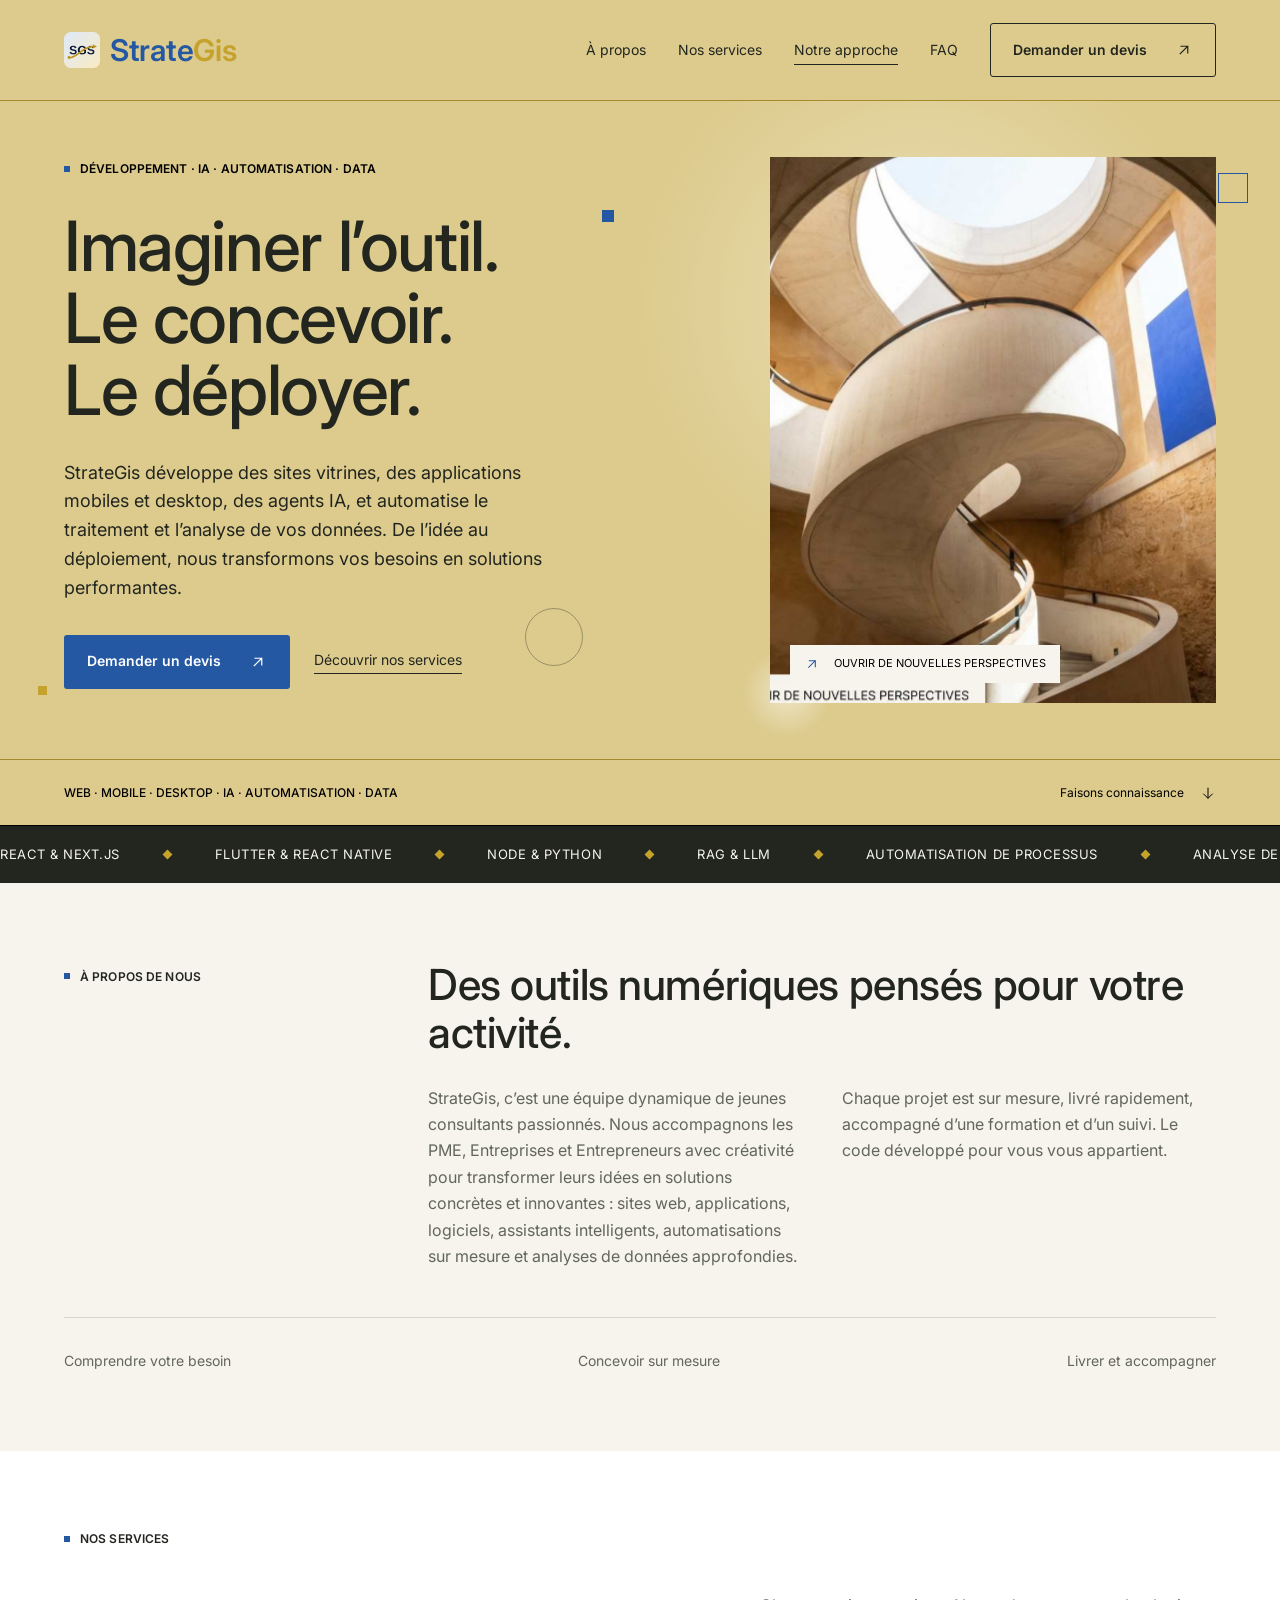
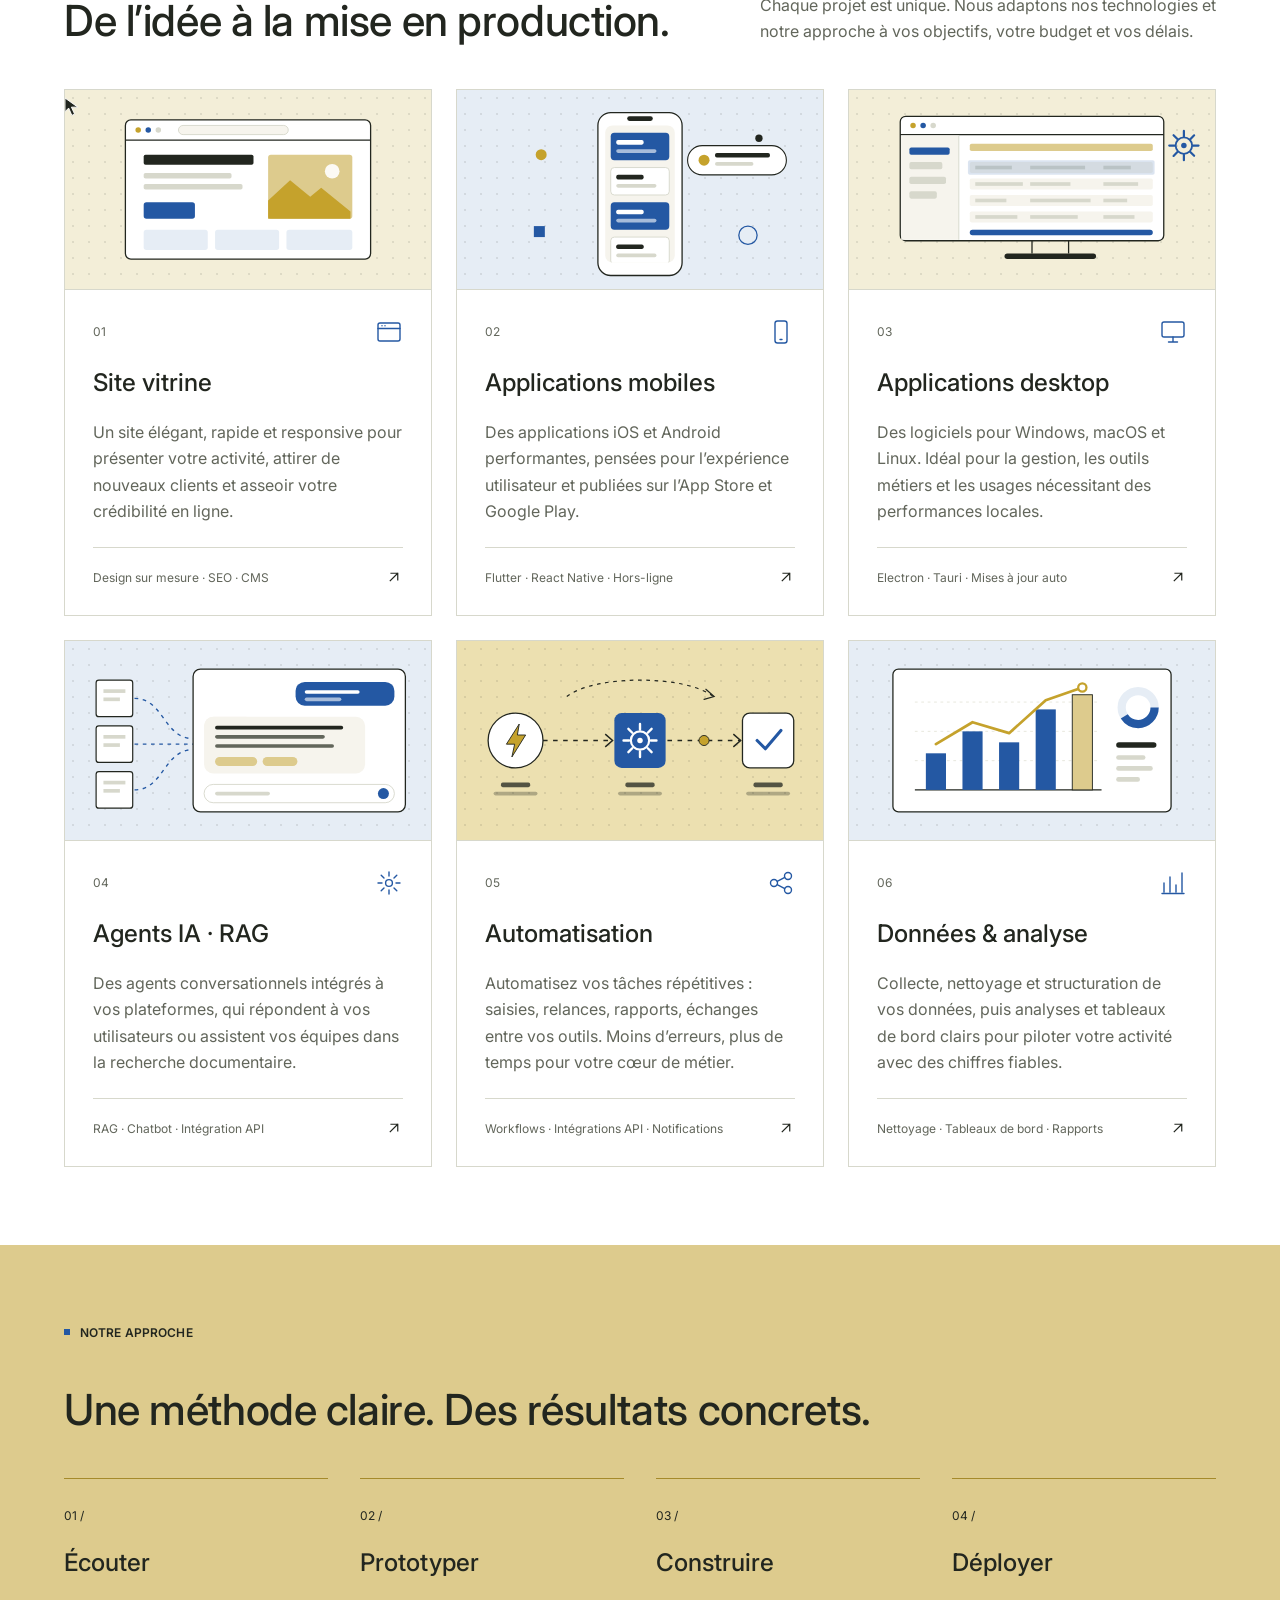
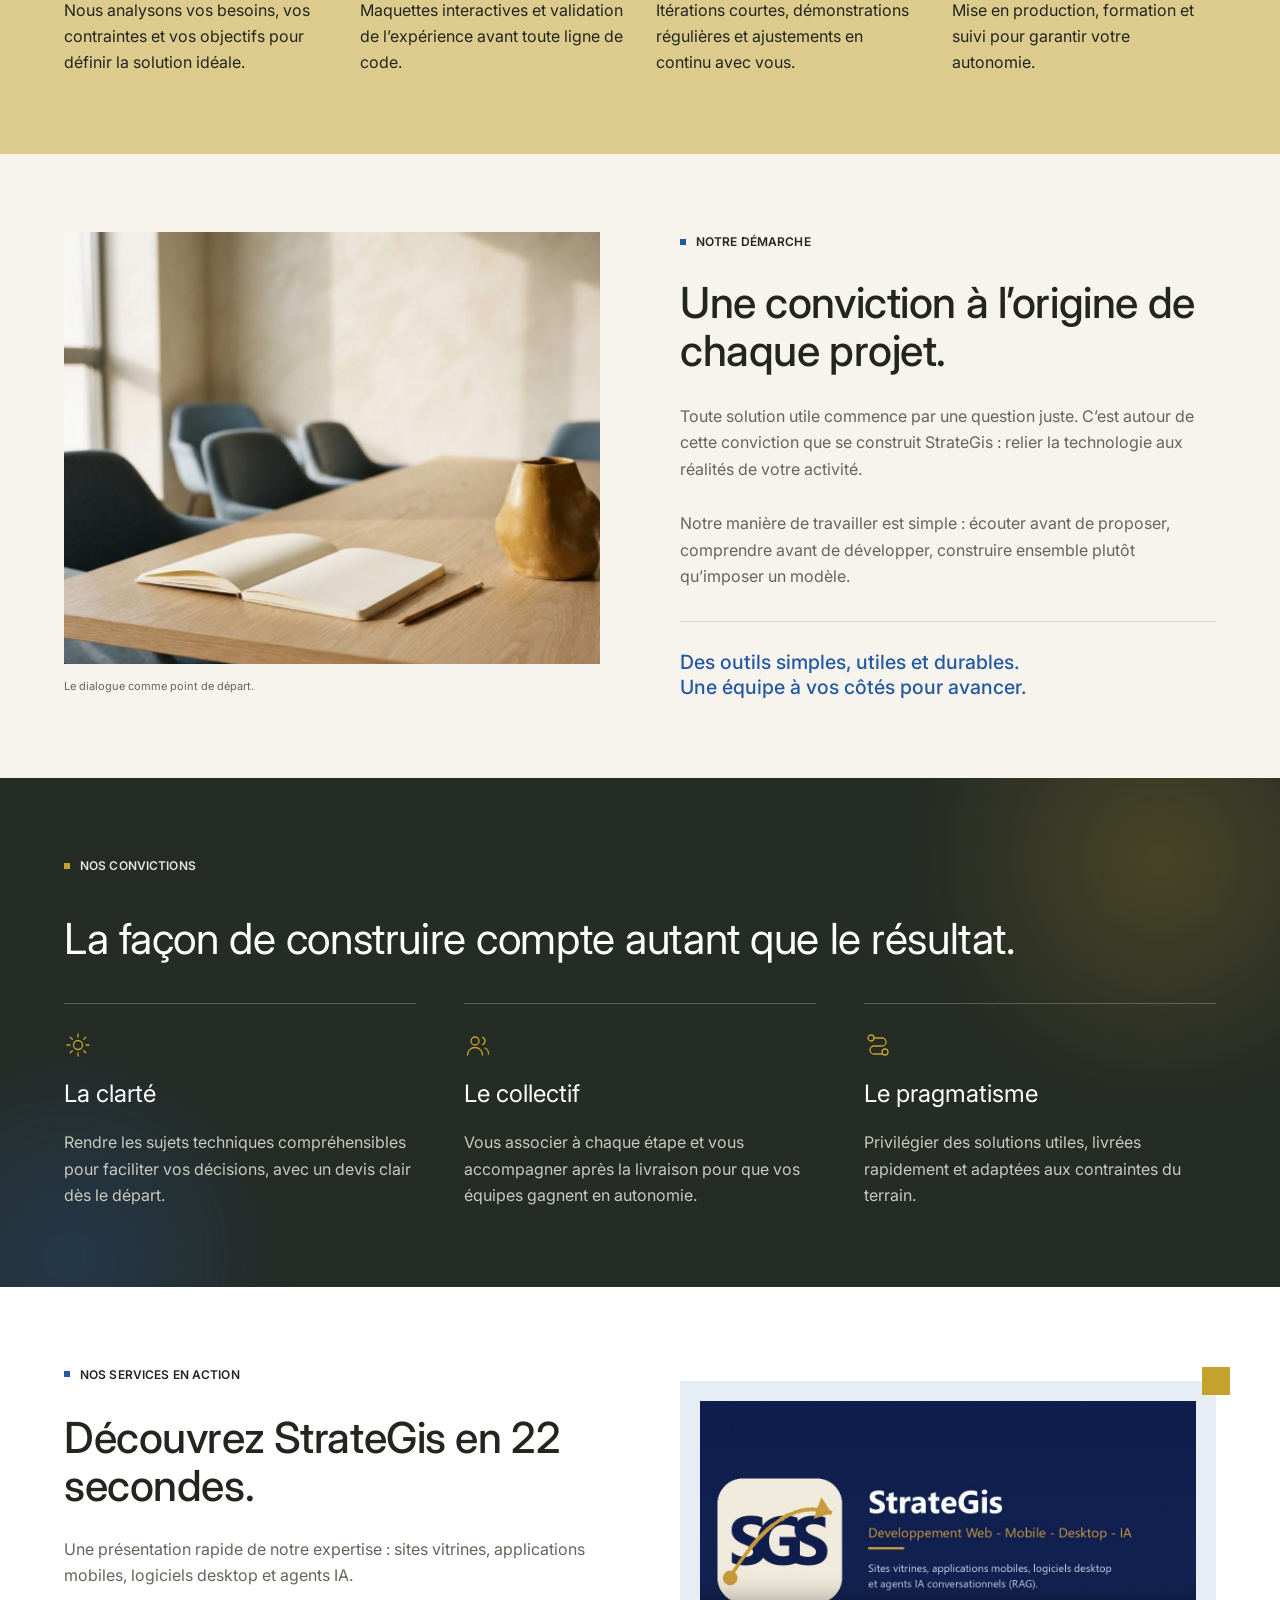
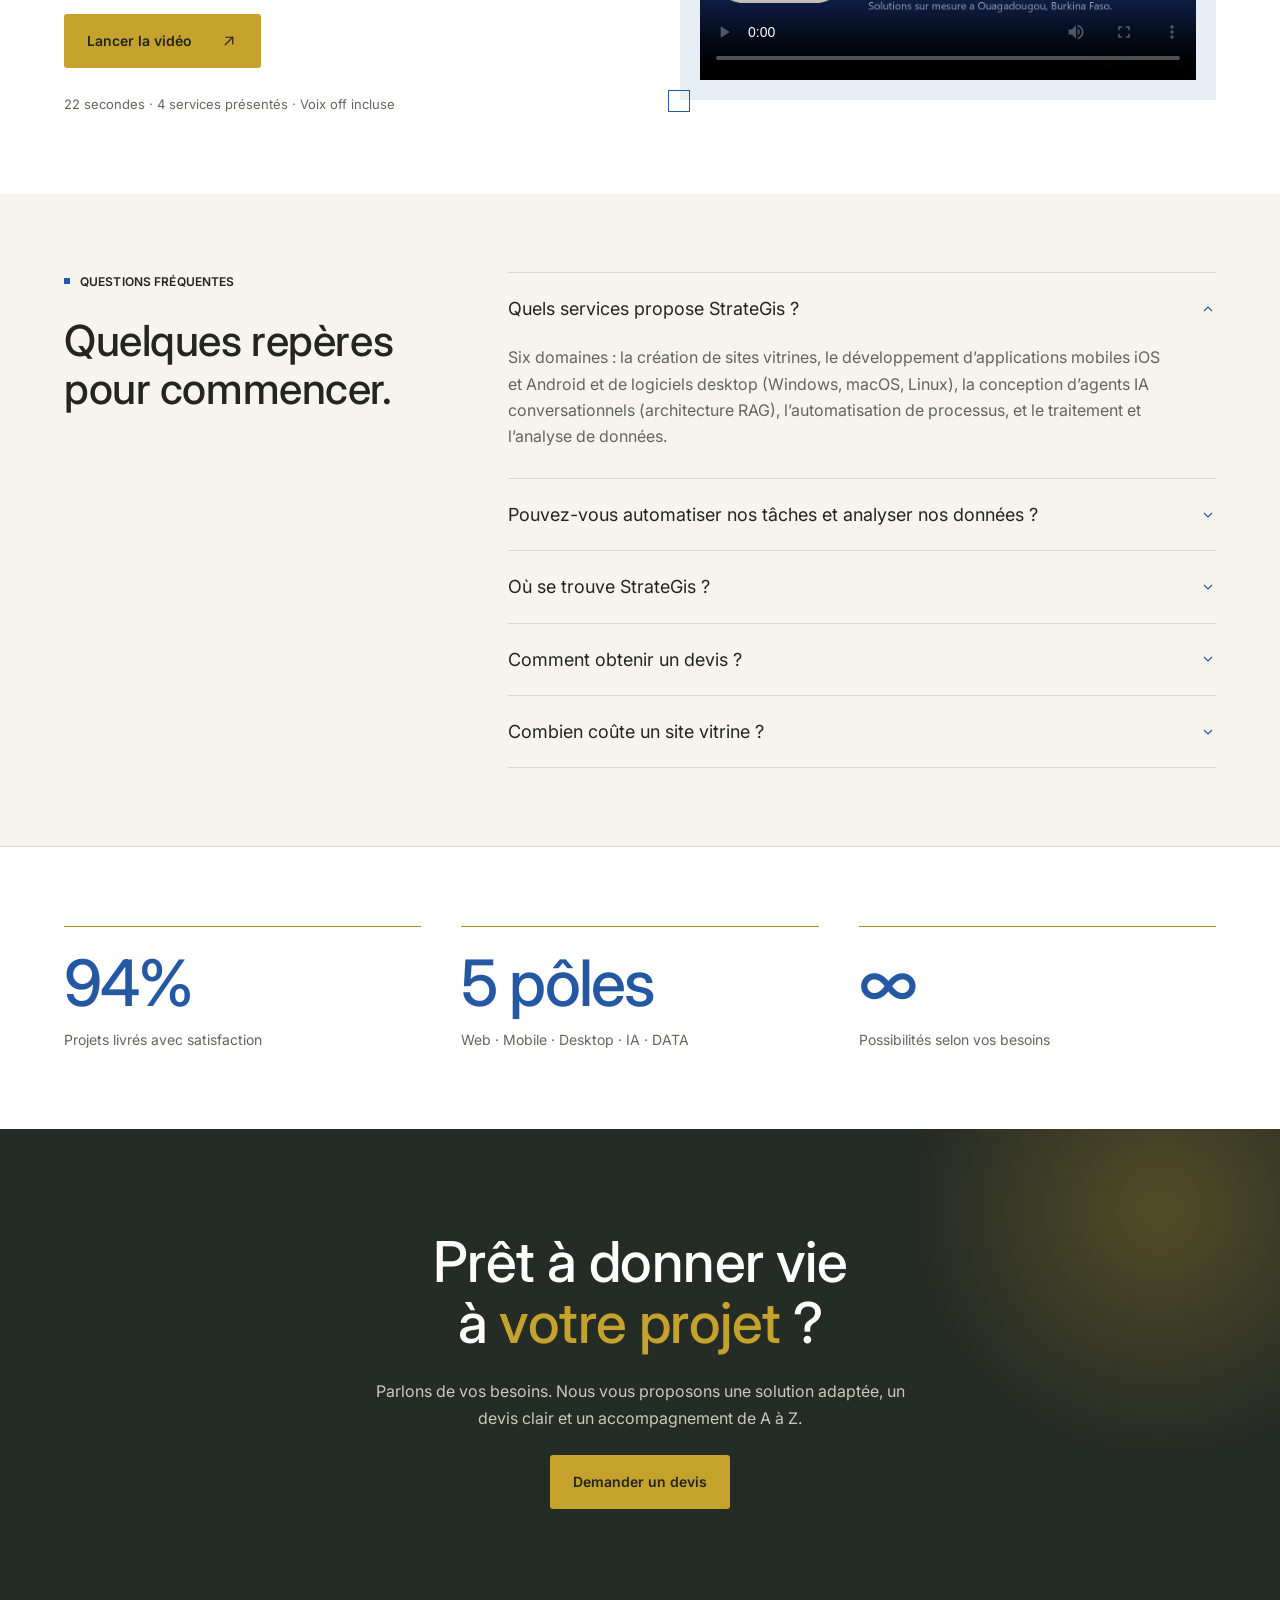
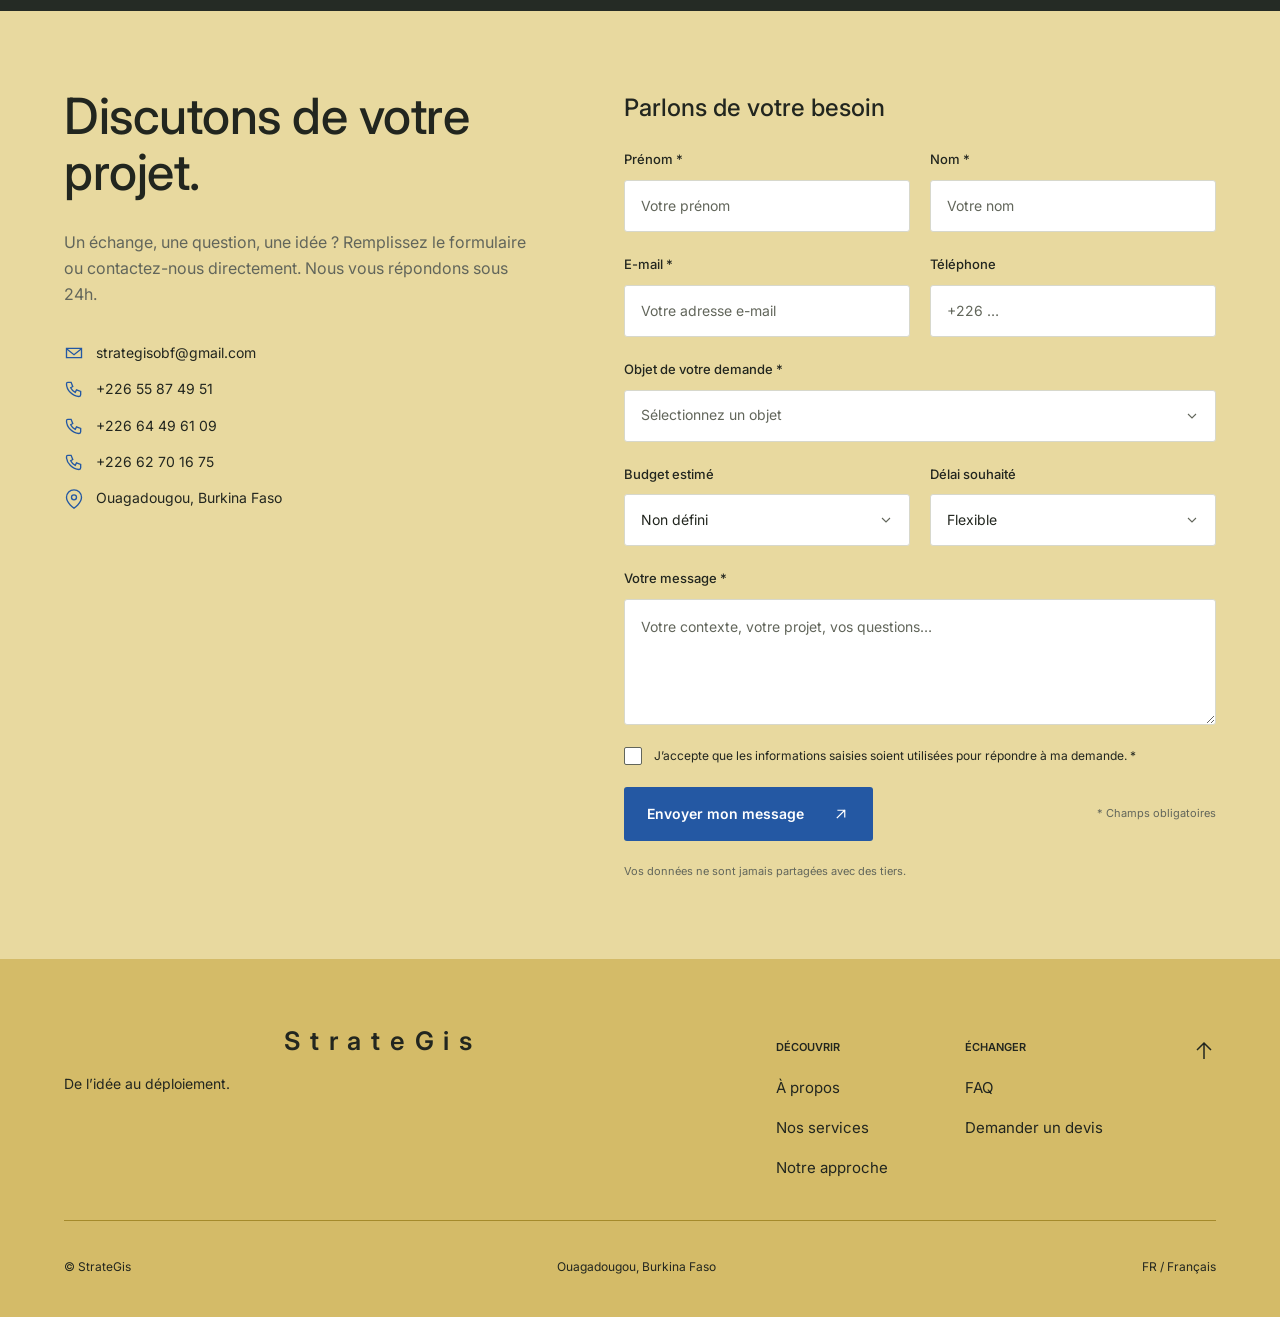
<file: index.html>
<!DOCTYPE html>
<html lang="fr">
<head>
<meta charset="UTF-8">
<meta name="viewport" content="width=device-width, initial-scale=1, viewport-fit=cover">

<title>StrateGis — Développement Web, Mobile, IA, Automatisation & Data au Burkina Faso</title>
<meta name="description" content="StrateGis conçoit sites vitrines, applications mobiles et desktop, agents IA (RAG), automatisation de processus et traitement & analyse de données. Solutions sur mesure à Ouagadougou, Burkina Faso. Devis gratuit sous 24h.">
<meta name="keywords" content="développement web Burkina Faso, application mobile Ouagadougou, site vitrine Burkina, logiciel desktop, agent IA RAG, chatbot entreprise, automatisation de processus, analyse de données, traitement de données, tableau de bord, développeur web Ouagadougou, StrateGis">
<meta name="author" content="StrateGis">
<meta name="robots" content="index, follow, max-image-preview:large, max-snippet:-1, max-video-preview:-1">
<meta name="googlebot" content="index, follow">
<meta name="language" content="French">
<meta name="geo.region" content="BF">
<meta name="geo.placename" content="Ouagadougou">
<meta name="geo.position" content="12.3714;-1.5197">
<meta name="ICBM" content="12.3714, -1.5197">
<link rel="canonical" href="https://strategis-of.netlify.app/">

<meta property="og:type" content="website">
<meta property="og:url" content="https://strategis-of.netlify.app/">
<meta property="og:title" content="StrateGis — Développement, IA, Automatisation & Analyse de données">
<meta property="og:description" content="Sites vitrines, applications mobiles et desktop, agents IA, automatisation et analyse de données. Solutions sur mesure à Ouagadougou, Burkina Faso.">
<meta property="og:image" content="https://strategis-of.netlify.app/img/og-image.jpg">
<meta property="og:image:width" content="1200">
<meta property="og:image:height" content="630">
<meta property="og:image:alt" content="StrateGis — Développement, IA, automatisation et analyse de données">
<meta property="og:locale" content="fr_FR">
<meta property="og:site_name" content="StrateGis">

<meta name="twitter:card" content="summary_large_image">
<meta name="twitter:url" content="https://strategis-of.netlify.app/">
<meta name="twitter:title" content="StrateGis — Développement, IA, Automatisation & Analyse de données">
<meta name="twitter:description" content="Sites vitrines, applications mobiles et desktop, agents IA, automatisation et analyse de données à Ouagadougou, Burkina Faso.">
<meta name="twitter:image" content="https://strategis-of.netlify.app/img/og-image.jpg">

<meta name="theme-color" content="#ddcb8d">
<meta name="msapplication-TileColor" content="#ddcb8d">
<link rel="icon" type="image/png" href="/favicon.png">
<link rel="apple-touch-icon" href="/apple-touch-icon.png">
<link rel="manifest" href="/manifest.json">

<link rel="preconnect" href="https://fonts.googleapis.com">
<link rel="preconnect" href="https://fonts.gstatic.com" crossorigin>
<link rel="dns-prefetch" href="https://formspree.io">
<link href="https://fonts.googleapis.com/css2?family=Inter:wght@400;500;600&display=swap" rel="stylesheet">

<script>document.documentElement.classList.add('js');</script>
<link rel="stylesheet" href="css/style.css">

<script type="application/ld+json">
{
  "@context": "https://schema.org",
  "@graph": [
    {
      "@type": "Organization",
      "@id": "https://strategis-of.netlify.app/#organization",
      "name": "StrateGis",
      "url": "https://strategis-of.netlify.app/",
      "logo": {"@type": "ImageObject","url": "https://strategis-of.netlify.app/img/og-image.jpg","width": 1200,"height": 630},
      "description": "StrateGis développe des sites vitrines, applications mobiles, logiciels desktop et agents IA conversationnels, et intervient dans l'automatisation de processus et le traitement et l'analyse de données.",
      "email": "strategisobf@gmail.com",
      "telephone": "+22655874951",
      "address": {"@type": "PostalAddress","addressLocality": "Ouagadougou","addressCountry": "BF"},
      "contactPoint": {"@type": "ContactPoint","telephone": "+22655874951","contactType": "customer service","email": "strategisobf@gmail.com","availableLanguage": ["French"]}
    },
    {
      "@type": "WebSite",
      "@id": "https://strategis-of.netlify.app/#website",
      "url": "https://strategis-of.netlify.app/",
      "name": "StrateGis",
      "inLanguage": "fr-FR",
      "publisher": { "@id": "https://strategis-of.netlify.app/#organization" }
    },
    {
      "@type": "WebPage",
      "@id": "https://strategis-of.netlify.app/#webpage",
      "url": "https://strategis-of.netlify.app/",
      "name": "StrateGis — Développement Web, Mobile, IA, Automatisation & Data",
      "description": "Sites vitrines, applications mobiles, logiciels desktop, agents IA, automatisation et analyse de données. Solutions sur mesure à Ouagadougou, Burkina Faso.",
      "isPartOf": { "@id": "https://strategis-of.netlify.app/#website" },
      "about": { "@id": "https://strategis-of.netlify.app/#organization" },
      "inLanguage": "fr-FR"
    },
    {
      "@type": "VideoObject",
      "name": "StrateGis — Vidéo promotionnelle",
      "description": "Présentation des services StrateGis : sites vitrines, applications mobiles, logiciels desktop et agents IA conversationnels.",
      "thumbnailUrl": "https://strategis-of.netlify.app/img/og-image.jpg",
      "contentUrl": "https://strategis-of.netlify.app/videos/StratePresent.mp4",
      "uploadDate": "2025-01-01",
      "duration": "PT22S",
      "publisher": { "@id": "https://strategis-of.netlify.app/#organization" }
    },
    {"@type": "Service","serviceType": "Développement de site vitrine","provider": { "@id": "https://strategis-of.netlify.app/#organization" },"areaServed": { "@type": "Country", "name": "Burkina Faso" },"description": "Création de sites vitrines élégants, rapides et responsives avec design sur mesure, SEO optimisé et CMS."},
    {"@type": "Service","serviceType": "Développement d'applications mobiles","provider": { "@id": "https://strategis-of.netlify.app/#organization" },"areaServed": { "@type": "Country", "name": "Burkina Faso" },"description": "Applications natives et cross-platform iOS et Android avec Flutter / React Native."},
    {"@type": "Service","serviceType": "Développement d'applications desktop","provider": { "@id": "https://strategis-of.netlify.app/#organization" },"areaServed": { "@type": "Country", "name": "Burkina Faso" },"description": "Logiciels desktop pour Windows, macOS et Linux avec Electron ou Tauri."},
    {"@type": "Service","serviceType": "Développement d'agents IA conversationnels","provider": { "@id": "https://strategis-of.netlify.app/#organization" },"areaServed": { "@type": "Country", "name": "Burkina Faso" },"description": "Agents IA avec architecture RAG pour répondre aux utilisateurs et assister la recherche documentaire."},
    {"@type": "Service","serviceType": "Automatisation de processus","provider": { "@id": "https://strategis-of.netlify.app/#organization" },"areaServed": { "@type": "Country", "name": "Burkina Faso" },"description": "Automatisation des tâches répétitives, des relances, des rapports et des échanges entre vos outils."},
    {"@type": "Service","serviceType": "Traitement et analyse de données","provider": { "@id": "https://strategis-of.netlify.app/#organization" },"areaServed": { "@type": "Country", "name": "Burkina Faso" },"description": "Collecte, nettoyage et structuration des données, analyses, tableaux de bord et rapports pour piloter votre activité."},
    {
      "@type": "FAQPage",
      "mainEntity": [
        {"@type": "Question","name": "Quels services propose StrateGis ?","acceptedAnswer": {"@type": "Answer","text": "StrateGis intervient dans six domaines : la création de sites vitrines, le développement d'applications mobiles iOS et Android, de logiciels desktop (Windows, macOS, Linux), la conception d'agents IA conversationnels basés sur une architecture RAG, l'automatisation de processus, et le traitement et l'analyse de données."}},
        {"@type": "Question","name": "Pouvez-vous automatiser nos tâches et analyser nos données ?","acceptedAnswer": {"@type": "Answer","text": "Oui. StrateGis automatise les tâches répétitives (saisies, relances, rapports, échanges entre outils) et traite, nettoie et analyse vos données pour produire des tableaux de bord et des rapports exploitables."}},
        {"@type": "Question","name": "Où se trouve StrateGis ?","acceptedAnswer": {"@type": "Answer","text": "StrateGis est basé à Ouagadougou, au Burkina Faso, et travaille avec des clients dans toute la région."}},
        {"@type": "Question","name": "Comment obtenir un devis StrateGis ?","acceptedAnswer": {"@type": "Answer","text": "Vous pouvez demander un devis gratuit en remplissant le formulaire de contact sur le site ou en écrivant à strategisobf@gmail.com. Nous répondons sous 24h."}},
        {"@type": "Question","name": "Combien coûte un site vitrine chez StrateGis ?","acceptedAnswer": {"@type": "Answer","text": "Les tarifs dépendent de la complexité du projet. Nos budgets vont de moins de 150 000 FCFA pour un site simple à plus de 600 000 FCFA pour un projet complet. Contactez-nous pour un devis personnalisé."}}
      ]
    },
    {
      "@type": "BreadcrumbList",
      "itemListElement": [
        { "@type": "ListItem", "position": 1, "name": "Accueil", "item": "https://strategis-of.netlify.app/" },
        { "@type": "ListItem", "position": 2, "name": "Services", "item": "https://strategis-of.netlify.app/#services" },
        { "@type": "ListItem", "position": 3, "name": "Devis", "item": "https://strategis-of.netlify.app/#devis" }
      ]
    }
  ]
}
</script>
</head>
<body id="top">

<div id="prog" aria-hidden="true"></div>

<svg width="0" height="0" style="position:absolute" aria-hidden="true" focusable="false">
  <symbol id="i-arrow-ur" viewBox="0 0 24 24"><path d="M7 17 17 7M8 7h9v9" fill="none" stroke="currentColor" stroke-width="1.6" stroke-linecap="square"/></symbol>
  <symbol id="i-arrow-down" viewBox="0 0 24 24"><path d="M12 4v16M5 13l7 7 7-7" fill="none" stroke="currentColor" stroke-width="1.5"/></symbol>
  <symbol id="i-arrow-up" viewBox="0 0 24 24"><path d="M12 20V4M5 11l7-7 7 7" fill="none" stroke="currentColor" stroke-width="1.5"/></symbol>
  <symbol id="i-chevron" viewBox="0 0 24 24"><path d="m6 9 6 6 6-6" fill="none" stroke="currentColor" stroke-width="1.6"/></symbol>
  <symbol id="i-web" viewBox="0 0 28 28"><rect x="3" y="5" width="22" height="18" rx="2" fill="none" stroke="currentColor" stroke-width="1.4"/><path d="M3 10.5h22M7 7.8h.01M10 7.8h.01" fill="none" stroke="currentColor" stroke-width="1.4" stroke-linecap="round"/></symbol>
  <symbol id="i-mobile" viewBox="0 0 28 28"><rect x="8" y="3" width="12" height="22" rx="2.5" fill="none" stroke="currentColor" stroke-width="1.4"/><path d="M13 21.5h2" fill="none" stroke="currentColor" stroke-width="1.4" stroke-linecap="round"/></symbol>
  <symbol id="i-desktop" viewBox="0 0 28 28"><rect x="3" y="4" width="22" height="15" rx="2" fill="none" stroke="currentColor" stroke-width="1.4"/><path d="M9.5 24h9M14 19v5" fill="none" stroke="currentColor" stroke-width="1.4" stroke-linecap="round"/></symbol>
  <symbol id="i-ai" viewBox="0 0 28 28"><circle cx="14" cy="14" r="3.4" fill="none" stroke="currentColor" stroke-width="1.4"/><path d="M14 3v4M14 21v4M3 14h4M21 14h4M6.2 6.2l2.8 2.8M19 19l2.8 2.8M6.2 21.8 9 19M19 9l2.8-2.8" fill="none" stroke="currentColor" stroke-width="1.4" stroke-linecap="round"/></symbol>
  <symbol id="i-auto" viewBox="0 0 28 28"><circle cx="7" cy="14" r="3.5" fill="none" stroke="currentColor" stroke-width="1.4"/><circle cx="21" cy="7" r="3.5" fill="none" stroke="currentColor" stroke-width="1.4"/><circle cx="21" cy="21" r="3.5" fill="none" stroke="currentColor" stroke-width="1.4"/><path d="m10.2 12.4 7.6-4M10.2 15.6l7.6 4" fill="none" stroke="currentColor" stroke-width="1.4" stroke-linecap="round"/></symbol>
  <symbol id="i-data" viewBox="0 0 28 28"><path d="M5 23v-9M11 23V8M17 23v-7M23 23V4M3 24.5h22" fill="none" stroke="currentColor" stroke-width="1.4" stroke-linecap="round"/></symbol>
  <symbol id="i-sun" viewBox="0 0 28 28"><circle cx="14" cy="14" r="4.5" fill="none" stroke="currentColor" stroke-width="1.3"/><path d="M14 3v3M14 22v3M3 14h3M22 14h3M6.2 6.2l2.1 2.1M19.7 19.7l2.1 2.1M6.2 21.8l2.1-2.1M19.7 8.3l2.1-2.1" fill="none" stroke="currentColor" stroke-width="1.3" stroke-linecap="round"/></symbol>
  <symbol id="i-users" viewBox="0 0 28 28"><circle cx="11" cy="10" r="4" fill="none" stroke="currentColor" stroke-width="1.3"/><path d="M3.5 24c0-4.4 3.4-7.5 7.5-7.5s7.5 3.1 7.5 7.5" fill="none" stroke="currentColor" stroke-width="1.3" stroke-linecap="round"/><path d="M18.5 6.3a4 4 0 0 1 0 7.4M21 17c2.2.9 3.5 3.2 3.5 6" fill="none" stroke="currentColor" stroke-width="1.3" stroke-linecap="round"/></symbol>
  <symbol id="i-route" viewBox="0 0 28 28"><circle cx="7" cy="7" r="3" fill="none" stroke="currentColor" stroke-width="1.3"/><circle cx="21" cy="21" r="3" fill="none" stroke="currentColor" stroke-width="1.3"/><path d="M10 7h8a4 4 0 0 1 0 8H10a4 4 0 0 0 0 8h8" fill="none" stroke="currentColor" stroke-width="1.3" stroke-linecap="round"/></symbol>
</svg>

<a class="skip" href="#main">Aller au contenu</a>

<header class="nav" id="nav">
  <div class="wrap nav-in">
    <a class="brand" href="#top" aria-label="StrateGis — Retour à l'accueil">
      <img src="img/strategis_favicon_512.png" alt="Logo StrateGis" class="brand-logo" width="36" height="36">
      <span class="brand-text"><span class="c-blue">Strate</span><span class="c-gold">Gis</span></span>
    </a>
    <button class="nav-toggle" id="nav-toggle" aria-expanded="false" aria-controls="nav-links" aria-label="Ouvrir le menu"><span></span><span></span></button>
    <nav class="nav-links" id="nav-links" aria-label="Navigation principale">
      <a href="#a-propos">À propos</a>
      <a href="#services">Nos services</a>
      <a href="#approche">Notre approche</a>
      <a href="#faq">FAQ</a>
      <a class="btn btn-ghost" href="#devis"><span>Demander un devis</span><svg aria-hidden="true"><use href="#i-arrow-ur"/></svg></a>
    </nav>
  </div>
</header>

<main id="main">

<!-- ================= ACCUEIL ================= -->
<section class="s-hero" id="accueil">
  <div class="shapes" aria-hidden="true"><i></i><i></i><i></i><i></i><i></i></div>
  <div class="wrap hero-grid">
    <div class="hero-text">
      <p class="eyebrow"><i></i>Développement · IA · Automatisation · Data</p>
      <h1 class="split" id="hero-title">Imaginer l’outil.<br>Le concevoir.<br>Le déployer.</h1>
      <p class="lead">StrateGis développe des sites vitrines, des applications mobiles et desktop, des agents IA, et automatise le traitement et l’analyse de vos données. De l’idée au déploiement, nous transformons vos besoins en solutions performantes.</p>
      <div class="actions">
        <a class="btn btn-blue" href="#devis"><span>Demander un devis</span><svg aria-hidden="true"><use href="#i-arrow-ur"/></svg></a>
        <a class="link-u" href="#services">Découvrir nos services</a>
      </div>
    </div>
    <figure class="hero-fig ph">
      <img src="img/hero.jpg" width="590" height="546" alt="Escalier hélicoïdal en pierre baigné de lumière naturelle" fetchpriority="high" data-par="0.07" onerror="this.remove()">
      <figcaption><svg aria-hidden="true"><use href="#i-arrow-ur"/></svg>Ouvrir de nouvelles perspectives</figcaption>
    </figure>
  </div>

  <div class="strip">
    <div class="wrap strip-in">
      <p>Web · Mobile · Desktop · IA · Automatisation · Data</p>
      <a href="#a-propos">Faisons connaissance<svg aria-hidden="true"><use href="#i-arrow-down"/></svg></a>
    </div>
  </div>
</section>

<div class="marq" aria-hidden="true">
  <div class="marq-track">
    <span>React &amp; Next.js</span><span>Flutter &amp; React Native</span><span>Node &amp; Python</span><span>RAG &amp; LLM</span><span>Automatisation de processus</span><span>Analyse de données</span><span>Tableaux de bord</span><span>Electron &amp; Tauri</span><span>Cloud &amp; DevOps</span><span>UI / UX</span><span>API &amp; Microservices</span>
    <span>React &amp; Next.js</span><span>Flutter &amp; React Native</span><span>Node &amp; Python</span><span>RAG &amp; LLM</span><span>Automatisation de processus</span><span>Analyse de données</span><span>Tableaux de bord</span><span>Electron &amp; Tauri</span><span>Cloud &amp; DevOps</span><span>UI / UX</span><span>API &amp; Microservices</span>
  </div>
</div>

<!-- ================= À PROPOS ================= -->
<section class="s-about" id="a-propos">
  <div class="wrap about-grid">
    <p class="eyebrow dark"><i></i>À propos de nous</p>
    <div class="about-main">
      <h2 class="h2 split">Des outils numériques pensés pour votre activité.</h2>
      <div class="two-col">
        <p>StrateGis, c’est une équipe dynamique de jeunes consultants passionnés. Nous accompagnons les PME, Entreprises et Entrepreneurs avec créativité pour transformer leurs idées en solutions concrètes et innovantes : sites web, applications, logiciels, assistants intelligents, automatisations sur mesure et analyses de données approfondies.</p>
        <p>Chaque projet est sur mesure, livré rapidement, accompagné d’une formation et d’un suivi. Le code développé pour vous vous appartient.</p>
      </div>
    </div>
  </div>
  <div class="wrap">
    <hr class="rule">
    <ul class="intents">
      <li>Comprendre votre besoin</li>
      <li>Concevoir sur mesure</li>
      <li>Livrer et accompagner</li>
    </ul>
  </div>
</section>

<!-- ================= SERVICES ================= -->
<section class="s-services" id="services">
  <div class="wrap">
    <p class="eyebrow dark"><i></i>Nos services</p>
    <div class="sv-head">
      <h2 class="h2 split">De l’idée à la mise en production.</h2>
      <p class="muted">Chaque projet est unique. Nous adaptons nos technologies et notre approche à vos objectifs, votre budget et vos délais.</p>
    </div>

    <div class="cards">

      <a class="card" href="#devis" data-service="Site vitrine">
        <div class="card-art t1">
          <svg class="art art-web" viewBox="0 0 400 200" role="img" aria-label="Illustration animée : un site web qui se construit">
            <g class="bob">
              <rect x="66" y="24" width="268" height="152" rx="6" fill="#fff" stroke="#22261f" stroke-width="1.4"/>
              <path d="M66 46h268" stroke="#22261f" stroke-width="1.4"/>
              <circle cx="80" cy="35" r="3" fill="#c5a22c"/><circle cx="91" cy="35" r="3" fill="#2458a3"/><circle cx="102" cy="35" r="3" fill="#d7d8cc"/>
              <rect x="124" y="30" width="120" height="10" rx="5" fill="#f6f4ed" stroke="#d7d8cc"/>
              <rect class="sk s1" x="86" y="62" width="120" height="11" rx="2" fill="#22261f"/>
              <rect class="sk s2" x="86" y="82" width="96" height="6" rx="2" fill="#d7d8cc"/>
              <rect class="sk s3" x="86" y="94" width="108" height="6" rx="2" fill="#d7d8cc"/>
              <rect class="pulse" x="86" y="114" width="56" height="18" rx="3" fill="#2458a3"/>
              <rect x="222" y="62" width="92" height="70" rx="3" fill="#ddcb8d"/>
              <circle class="sunc" cx="292" cy="80" r="8" fill="#fff" opacity=".9"/>
              <path d="M222 132V112l24-22 22 18 12-10 32 26v8z" fill="#c5a22c"/>
              <g class="cards3"><rect x="86" y="144" width="70" height="22" rx="3" fill="#e6edf5"/><rect x="164" y="144" width="70" height="22" rx="3" fill="#e6edf5"/><rect x="242" y="144" width="72" height="22" rx="3" fill="#e6edf5"/></g>
              <g class="cursor"><path d="M0 0v15l4-4 3.5 8 3-1.4-3.5-7.6H14z" fill="#22261f" stroke="#fff" stroke-width="1"/></g>
            </g>
          </svg>
        </div>
        <div class="card-body">
          <div class="card-top"><span>01</span><svg class="ico" aria-hidden="true"><use href="#i-web"/></svg></div>
          <h3>Site vitrine</h3>
          <p>Un site élégant, rapide et responsive pour présenter votre activité, attirer de nouveaux clients et asseoir votre crédibilité en ligne.</p>
          <div class="card-foot"><span>Design sur mesure · SEO · CMS</span><svg aria-hidden="true"><use href="#i-arrow-ur"/></svg></div>
        </div>
      </a>

      <a class="card" href="#devis" data-service="Application mobile / iOS">
        <div class="card-art t2">
          <svg class="art art-mobile" viewBox="0 0 400 200" role="img" aria-label="Illustration animée : une application mobile avec notification">
            <defs><clipPath id="scr"><rect x="162" y="30" width="76" height="150" rx="8"/></clipPath></defs>
            <g class="orb-s">
              <circle cx="92" cy="62" r="6" fill="#c5a22c"/>
              <circle cx="318" cy="150" r="10" fill="none" stroke="#2458a3" stroke-width="1.4"/>
              <rect x="84" y="140" width="12" height="12" fill="#2458a3"/>
              <circle cx="330" cy="44" r="4" fill="#22261f"/>
            </g>
            <g class="bob">
              <rect x="154" y="16" width="92" height="178" rx="14" fill="#fff" stroke="#22261f" stroke-width="1.4"/>
              <rect x="162" y="30" width="76" height="150" rx="8" fill="#f6f4ed"/>
              <rect x="186" y="20" width="28" height="5" rx="2.5" fill="#22261f"/>
              <g clip-path="url(#scr)"><g class="feed">
                <rect x="168" y="38" width="64" height="30" rx="4" fill="#2458a3"/><rect x="174" y="46" width="30" height="5" rx="2" fill="#fff"/><rect x="174" y="56" width="44" height="4" rx="2" fill="#fff" opacity=".6"/>
                <rect x="168" y="76" width="64" height="30" rx="4" fill="#fff" stroke="#d7d8cc"/><rect x="174" y="84" width="30" height="5" rx="2" fill="#22261f"/><rect x="174" y="94" width="44" height="4" rx="2" fill="#d7d8cc"/>
                <rect x="168" y="114" width="64" height="30" rx="4" fill="#2458a3"/><rect x="174" y="122" width="30" height="5" rx="2" fill="#fff"/><rect x="174" y="132" width="44" height="4" rx="2" fill="#fff" opacity=".6"/>
                <rect x="168" y="152" width="64" height="30" rx="4" fill="#fff" stroke="#d7d8cc"/><rect x="174" y="160" width="30" height="5" rx="2" fill="#22261f"/><rect x="174" y="170" width="44" height="4" rx="2" fill="#d7d8cc"/>
                <rect x="168" y="190" width="64" height="30" rx="4" fill="#2458a3"/><rect x="174" y="198" width="30" height="5" rx="2" fill="#fff"/><rect x="174" y="208" width="44" height="4" rx="2" fill="#fff" opacity=".6"/>
                <rect x="168" y="228" width="64" height="30" rx="4" fill="#fff" stroke="#d7d8cc"/><rect x="174" y="236" width="30" height="5" rx="2" fill="#22261f"/><rect x="174" y="246" width="44" height="4" rx="2" fill="#d7d8cc"/>
                <rect x="168" y="266" width="64" height="30" rx="4" fill="#2458a3"/>
              </g></g>
            </g>
            <g class="notif"><rect x="252" y="52" width="108" height="32" rx="16" fill="#fff" stroke="#22261f" stroke-width="1.2"/><circle cx="270" cy="68" r="6" fill="#c5a22c"/><rect x="282" y="60" width="60" height="5" rx="2" fill="#22261f"/><rect x="282" y="70" width="42" height="4" rx="2" fill="#d7d8cc"/></g>
          </svg>
        </div>
        <div class="card-body">
          <div class="card-top"><span>02</span><svg class="ico" aria-hidden="true"><use href="#i-mobile"/></svg></div>
          <h3>Applications mobiles</h3>
          <p>Des applications iOS et Android performantes, pensées pour l’expérience utilisateur et publiées sur l’App Store et Google Play.</p>
          <div class="card-foot"><span>Flutter · React Native · Hors-ligne</span><svg aria-hidden="true"><use href="#i-arrow-ur"/></svg></div>
        </div>
      </a>

      <a class="card" href="#devis" data-service="Application desktop">
        <div class="card-art t1">
          <svg class="art art-desktop" viewBox="0 0 400 200" role="img" aria-label="Illustration animée : un logiciel desktop qui traite des lignes de données">
            <g class="bob">
              <rect x="56" y="20" width="288" height="136" rx="6" fill="#fff" stroke="#22261f" stroke-width="1.4"/>
              <path d="M56 40h288" stroke="#22261f" stroke-width="1.4"/>
              <circle cx="70" cy="30" r="3" fill="#c5a22c"/><circle cx="81" cy="30" r="3" fill="#2458a3"/><circle cx="92" cy="30" r="3" fill="#d7d8cc"/>
              <rect x="57" y="41" width="63" height="114" fill="#f6f4ed"/><path d="M120 41v114" stroke="#d7d8cc"/>
              <rect x="66" y="54" width="44" height="8" rx="2" fill="#2458a3"/><rect x="66" y="70" width="36" height="8" rx="2" fill="#d7d8cc"/><rect x="66" y="86" width="40" height="8" rx="2" fill="#d7d8cc"/><rect x="66" y="102" width="30" height="8" rx="2" fill="#d7d8cc"/>
              <rect x="132" y="50" width="200" height="8" rx="2" fill="#ddcb8d"/>
              <g fill="#f6f4ed"><rect x="132" y="70" width="200" height="12" rx="2"/><rect x="132" y="88" width="200" height="12" rx="2"/><rect x="132" y="106" width="200" height="12" rx="2"/><rect x="132" y="124" width="200" height="12" rx="2"/></g>
              <g fill="#d7d8cc"><rect x="138" y="74" width="40" height="4"/><rect x="198" y="74" width="60" height="4"/><rect x="278" y="74" width="30" height="4"/><rect x="138" y="92" width="52" height="4"/><rect x="198" y="92" width="44" height="4"/><rect x="278" y="92" width="38" height="4"/><rect x="138" y="110" width="34" height="4"/><rect x="198" y="110" width="66" height="4"/><rect x="278" y="110" width="26" height="4"/><rect x="138" y="128" width="46" height="4"/><rect x="198" y="128" width="52" height="4"/><rect x="278" y="128" width="34" height="4"/></g>
              <rect class="hl" x="130" y="68" width="204" height="16" rx="2" fill="#2458a3" opacity=".16"/>
              <rect x="132" y="144" width="200" height="6" rx="3" fill="#e6edf5"/>
              <rect class="loadbar" x="132" y="144" width="200" height="6" rx="3" fill="#2458a3"/>
              <path d="M200 156v14M240 156v14" stroke="#22261f" stroke-width="1.4"/>
              <rect x="170" y="170" width="100" height="6" rx="3" fill="#22261f"/>
            </g>
            <g class="cog"><circle cx="366" cy="52" r="9" fill="none" stroke="#2458a3" stroke-width="2"/><circle cx="366" cy="52" r="3" fill="#2458a3"/><path d="M366 36v6M366 62v6M350 52h6M376 52h6M354.7 40.7l4.2 4.2M373 59l4.2 4.2M354.7 63.3l4.2-4.2M373 45l4.2-4.2" stroke="#2458a3" stroke-width="2.4" stroke-linecap="round"/></g>
          </svg>
        </div>
        <div class="card-body">
          <div class="card-top"><span>03</span><svg class="ico" aria-hidden="true"><use href="#i-desktop"/></svg></div>
          <h3>Applications desktop</h3>
          <p>Des logiciels pour Windows, macOS et Linux. Idéal pour la gestion, les outils métiers et les usages nécessitant des performances locales.</p>
          <div class="card-foot"><span>Electron · Tauri · Mises à jour auto</span><svg aria-hidden="true"><use href="#i-arrow-ur"/></svg></div>
        </div>
      </a>

      <a class="card" href="#devis" data-service="Agent IA (RAG)">
        <div class="card-art t2">
          <svg class="art art-ai" viewBox="0 0 400 200" role="img" aria-label="Illustration animée : un agent IA qui répond à partir de vos documents">
            <g fill="#fff" stroke="#22261f" stroke-width="1.3">
              <rect class="bob" x="34" y="34" width="40" height="40" rx="3"/><rect class="bob d2" x="34" y="84" width="40" height="40" rx="3"/><rect class="bob d3" x="34" y="134" width="40" height="40" rx="3"/>
            </g>
            <g fill="#d7d8cc"><rect x="42" y="44" width="24" height="4"/><rect x="42" y="53" width="18" height="4"/><rect x="42" y="94" width="24" height="4"/><rect x="42" y="103" width="18" height="4"/><rect x="42" y="144" width="24" height="4"/><rect x="42" y="153" width="18" height="4"/></g>
            <g fill="none" stroke="#2458a3" stroke-width="1.5" class="dash"><path d="M76 54C108 54 108 98 140 98"/><path d="M76 104H140"/><path d="M76 154C108 154 108 110 140 110"/></g>
            <rect x="140" y="22" width="232" height="156" rx="8" fill="#fff" stroke="#22261f" stroke-width="1.4"/>
            <g class="m1"><rect x="252" y="36" width="108" height="26" rx="10" fill="#2458a3"/><rect x="262" y="45" width="60" height="4" rx="2" fill="#fff"/><rect x="262" y="53" width="40" height="4" rx="2" fill="#fff" opacity=".6"/></g>
            <g class="m2"><rect x="152" y="74" width="56" height="26" rx="10" fill="#f6f4ed"/><circle class="td" cx="168" cy="87" r="3" fill="#22261f"/><circle class="td td2" cx="180" cy="87" r="3" fill="#22261f"/><circle class="td td3" cx="192" cy="87" r="3" fill="#22261f"/></g>
            <g class="m3"><rect x="152" y="74" width="176" height="62" rx="10" fill="#f6f4ed"/><rect x="164" y="84" width="140" height="4" rx="2" fill="#22261f"/><rect x="164" y="94" width="120" height="4" rx="2" fill="#62665b"/><rect x="164" y="104" width="130" height="4" rx="2" fill="#62665b"/><rect x="164" y="118" width="46" height="10" rx="5" fill="#ddcb8d"/><rect x="216" y="118" width="38" height="10" rx="5" fill="#ddcb8d"/></g>
            <rect x="152" y="148" width="208" height="20" rx="10" fill="none" stroke="#d7d8cc"/><rect x="164" y="156" width="60" height="4" rx="2" fill="#d7d8cc"/><circle class="pulse" cx="348" cy="158" r="6" fill="#2458a3"/>
          </svg>
        </div>
        <div class="card-body">
          <div class="card-top"><span>04</span><svg class="ico" aria-hidden="true"><use href="#i-ai"/></svg></div>
          <h3>Agents IA · RAG</h3>
          <p>Des agents conversationnels intégrés à vos plateformes, qui répondent à vos utilisateurs ou assistent vos équipes dans la recherche documentaire.</p>
          <div class="card-foot"><span>RAG · Chatbot · Intégration API</span><svg aria-hidden="true"><use href="#i-arrow-ur"/></svg></div>
        </div>
      </a>

      <a class="card" href="#devis" data-service="Automatisation de processus">
        <div class="card-art t3">
          <svg class="art art-auto" viewBox="0 0 400 200" role="img" aria-label="Illustration animée : un processus automatisé en trois étapes">
            <g class="bob">
              <path class="flow" d="M94 100H170M230 100H310" fill="none" stroke="#22261f" stroke-width="1.6"/>
              <path d="M162 93l8 7-8 7M302 93l8 7-8 7" fill="none" stroke="#22261f" stroke-width="1.6"/>
              <circle cx="64" cy="100" r="30" fill="#fff" stroke="#22261f" stroke-width="1.4"/>
              <path d="M68 82 54 104h9l-3 14 15-24h-9z" fill="#c5a22c" stroke="#22261f" stroke-width="1" stroke-linejoin="round"/>
              <rect x="172" y="70" width="56" height="60" rx="8" fill="#2458a3"/>
              <g class="gear"><circle cx="200" cy="100" r="10" fill="none" stroke="#fff" stroke-width="2.4"/><circle cx="200" cy="100" r="3" fill="#fff"/><path d="M200 82v6M200 112v6M182 100h6M212 100h6M187.3 87.3l4.2 4.2M208.5 108.5l4.2 4.2M187.3 112.7l4.2-4.2M208.5 91.5l4.2-4.2" stroke="#fff" stroke-width="2.6" stroke-linecap="round"/></g>
              <g class="n3"><rect x="312" y="70" width="56" height="60" rx="8" fill="#fff" stroke="#22261f" stroke-width="1.4"/><path class="tick" d="M328 100l9 9 17-20" fill="none" stroke="#2458a3" stroke-width="3.4" stroke-linecap="round" stroke-linejoin="round"/></g>
              <circle r="5.5" fill="#c5a22c" stroke="#22261f" stroke-width="1"><animateMotion dur="3.2s" repeatCount="indefinite" path="M94 100H312"/></circle>
              <g fill="#22261f" opacity=".75"><rect x="48" y="146" width="32" height="5" rx="2"/><rect x="184" y="146" width="32" height="5" rx="2"/><rect x="324" y="146" width="32" height="5" rx="2"/></g>
              <g fill="#22261f" opacity=".3"><rect x="40" y="156" width="48" height="4" rx="2"/><rect x="176" y="156" width="48" height="4" rx="2"/><rect x="316" y="156" width="48" height="4" rx="2"/></g>
              <path class="loop" d="M120 52C150 28 250 28 280 52" fill="none" stroke="#22261f" stroke-width="1.3"/>
              <path d="m272 44 9 8-11 3" fill="none" stroke="#22261f" stroke-width="1.3" stroke-linecap="round"/>
            </g>
          </svg>
        </div>
        <div class="card-body">
          <div class="card-top"><span>05</span><svg class="ico" aria-hidden="true"><use href="#i-auto"/></svg></div>
          <h3>Automatisation</h3>
          <p>Automatisez vos tâches répétitives : saisies, relances, rapports, échanges entre vos outils. Moins d’erreurs, plus de temps pour votre cœur de métier.</p>
          <div class="card-foot"><span>Workflows · Intégrations API · Notifications</span><svg aria-hidden="true"><use href="#i-arrow-ur"/></svg></div>
        </div>
      </a>

      <a class="card" href="#devis" data-service="Traitement & analyse de données">
        <div class="card-art t2">
          <svg class="art art-data" viewBox="0 0 400 200" role="img" aria-label="Illustration animée : un tableau de bord d'analyse de données">
            <g class="bob">
              <rect x="48" y="22" width="304" height="156" rx="6" fill="#fff" stroke="#22261f" stroke-width="1.4"/>
              <g stroke="#e5e5da" stroke-width="1" stroke-dasharray="3 4"><path d="M72 122H272M72 90H272M72 58H272"/></g>
              <path d="M72 154H276" stroke="#22261f" stroke-width="1.4"/>
              <rect class="bb b1" x="84" y="114" width="22" height="40" fill="#2458a3"/>
              <rect class="bb b2" x="124" y="90" width="22" height="64" fill="#2458a3"/>
              <rect class="bb b3" x="164" y="102" width="22" height="52" fill="#2458a3"/>
              <rect class="bb b4" x="204" y="66" width="22" height="88" fill="#2458a3"/>
              <rect class="bb b5" x="244" y="50" width="22" height="104" fill="#ddcb8d" stroke="#22261f" stroke-width="1"/>
              <path class="ln" d="M95 104 135 80l40 12 40-36 40-14" fill="none" stroke="#c5a22c" stroke-width="3" stroke-linecap="round" stroke-linejoin="round"/>
              <circle class="pt" cx="255" cy="42" r="4.5" fill="#fff" stroke="#c5a22c" stroke-width="2.5"/>
              <circle cx="316" cy="64" r="18" fill="none" stroke="#e6edf5" stroke-width="9"/>
              <circle class="dn" cx="316" cy="64" r="18" fill="none" stroke="#2458a3" stroke-width="9" stroke-dasharray="46 120"/>
              <g><rect x="292" y="102" width="44" height="6" rx="3" fill="#22261f"/><rect x="292" y="116" width="32" height="5" rx="2.5" fill="#d7d8cc"/><rect x="292" y="128" width="40" height="5" rx="2.5" fill="#d7d8cc"/><rect x="292" y="140" width="26" height="5" rx="2.5" fill="#d7d8cc"/></g>
            </g>
          </svg>
        </div>
        <div class="card-body">
          <div class="card-top"><span>06</span><svg class="ico" aria-hidden="true"><use href="#i-data"/></svg></div>
          <h3>Données &amp; analyse</h3>
          <p>Collecte, nettoyage et structuration de vos données, puis analyses et tableaux de bord clairs pour piloter votre activité avec des chiffres fiables.</p>
          <div class="card-foot"><span>Nettoyage · Tableaux de bord · Rapports</span><svg aria-hidden="true"><use href="#i-arrow-ur"/></svg></div>
        </div>
      </a>

    </div>
  </div>
</section>

<!-- ================= APPROCHE ================= -->
<section class="s-approach" id="approche">
  <div class="wrap">
    <p class="eyebrow dark"><i></i>Notre approche</p>
    <h2 class="h2 split">Une méthode claire. Des résultats concrets.</h2>
    <ol class="steps">
      <li><span>01 /</span><h3>Écouter</h3><p>Nous analysons vos besoins, vos contraintes et vos objectifs pour définir la solution idéale.</p></li>
      <li><span>02 /</span><h3>Prototyper</h3><p>Maquettes interactives et validation de l’expérience avant toute ligne de code.</p></li>
      <li><span>03 /</span><h3>Construire</h3><p>Itérations courtes, démonstrations régulières et ajustements en continu avec vous.</p></li>
      <li><span>04 /</span><h3>Déployer</h3><p>Mise en production, formation et suivi pour garantir votre autonomie.</p></li>
    </ol>
  </div>
</section>

<!-- ================= HISTOIRE ================= -->
<section class="s-story">
  <div class="wrap story-grid">
    <figure class="story-fig">
      <div class="ph story-img">
        <img src="img/story.jpg" width="536" height="432" alt="Table de réunion en bois avec carnet ouvert et vase en céramique" loading="lazy" decoding="async" data-par="0.06" onerror="this.remove()">
      </div>
      <figcaption>Le dialogue comme point de départ.</figcaption>
    </figure>
    <div class="story-text">
      <p class="eyebrow dark"><i></i>Notre démarche</p>
      <h2 class="h2 split">Une conviction à l’origine de chaque projet.</h2>
      <p class="muted">Toute solution utile commence par une question juste. C’est autour de cette conviction que se construit StrateGis : relier la technologie aux réalités de votre activité.</p>
      <p class="muted">Notre manière de travailler est simple : écouter avant de proposer, comprendre avant de développer, construire ensemble plutôt qu’imposer un modèle.</p>
      <hr class="rule">
      <p class="quote">Des outils simples, utiles et durables.<br>Une équipe à vos côtés pour avancer.</p>
    </div>
  </div>
</section>

<!-- ================= CONVICTIONS ================= -->
<section class="s-values">
  <div class="wrap">
    <p class="eyebrow light"><i></i>Nos convictions</p>
    <h2 class="h2 split">La façon de construire compte autant que le résultat.</h2>
    <div class="values">
      <div class="value">
        <svg aria-hidden="true"><use href="#i-sun"/></svg>
        <h3>La clarté</h3>
        <p>Rendre les sujets techniques compréhensibles pour faciliter vos décisions, avec un devis clair dès le départ.</p>
      </div>
      <div class="value">
        <svg aria-hidden="true"><use href="#i-users"/></svg>
        <h3>Le collectif</h3>
        <p>Vous associer à chaque étape et vous accompagner après la livraison pour que vos équipes gagnent en autonomie.</p>
      </div>
      <div class="value">
        <svg aria-hidden="true"><use href="#i-route"/></svg>
        <h3>Le pragmatisme</h3>
        <p>Privilégier des solutions utiles, livrées rapidement et adaptées aux contraintes du terrain.</p>
      </div>
    </div>
  </div>
</section>

<!-- ================= VIDÉO ================= -->
<section class="s-video" id="video">
  <div class="wrap video-grid">
    <div class="video-text">
      <p class="eyebrow dark"><i></i>Nos services en action</p>
      <h2 class="h2 split">Découvrez StrateGis en 22 secondes.</h2>
      <p class="muted">Une présentation rapide de notre expertise : sites vitrines, applications mobiles, logiciels desktop et agents IA.</p>
      <button class="btn btn-gold" id="video-cta" type="button"><span>Lancer la vidéo</span><svg aria-hidden="true"><use href="#i-arrow-ur"/></svg></button>
      <p class="small muted">22 secondes · 4 services présentés · Voix off incluse</p>
    </div>
    <div class="video-panel">
      <video id="promo-video" poster="img/og-image.jpg" preload="metadata" playsinline controls>
        <source src="videos/StratePresent.mp4" type="video/mp4">
        Votre navigateur ne supporte pas la lecture vidéo.
      </video>
    </div>
  </div>
</section>

<!-- ================= FAQ ================= -->
<section class="s-faq" id="faq">
  <div class="wrap faq-grid">
    <div class="faq-intro">
      <p class="eyebrow dark"><i></i>Questions fréquentes</p>
      <h2 class="h2 split">Quelques repères pour commencer.</h2>
    </div>
    <div class="faq-list">
      <div class="qa open">
        <h3><button type="button" aria-expanded="true" aria-controls="qa1" id="qb1">Quels services propose StrateGis ?<svg aria-hidden="true"><use href="#i-chevron"/></svg></button></h3>
        <div class="qa-body" id="qa1" role="region" aria-labelledby="qb1"><div><p>Six domaines : la création de sites vitrines, le développement d’applications mobiles iOS et Android et de logiciels desktop (Windows, macOS, Linux), la conception d’agents IA conversationnels (architecture RAG), l’automatisation de processus, et le traitement et l’analyse de données.</p></div></div>
      </div>
      <div class="qa">
        <h3><button type="button" aria-expanded="false" aria-controls="qa2" id="qb2">Pouvez-vous automatiser nos tâches et analyser nos données ?<svg aria-hidden="true"><use href="#i-chevron"/></svg></button></h3>
        <div class="qa-body" id="qa2" role="region" aria-labelledby="qb2"><div><p>Oui. Nous automatisons vos tâches répétitives (saisies, relances, rapports, échanges entre outils) et nous traitons, nettoyons et analysons vos données pour produire des tableaux de bord et des rapports exploitables.</p></div></div>
      </div>
      <div class="qa">
        <h3><button type="button" aria-expanded="false" aria-controls="qa3" id="qb3">Où se trouve StrateGis ?<svg aria-hidden="true"><use href="#i-chevron"/></svg></button></h3>
        <div class="qa-body" id="qa3" role="region" aria-labelledby="qb3"><div><p>StrateGis est basé à Ouagadougou, au Burkina Faso, et travaille avec des clients dans toute la région.</p></div></div>
      </div>
      <div class="qa">
        <h3><button type="button" aria-expanded="false" aria-controls="qa4" id="qb4">Comment obtenir un devis ?<svg aria-hidden="true"><use href="#i-chevron"/></svg></button></h3>
        <div class="qa-body" id="qa4" role="region" aria-labelledby="qb4"><div><p>Remplissez le formulaire de contact ci-dessous ou écrivez-nous à strategisobf@gmail.com. Le devis est gratuit et nous répondons sous 24h.</p></div></div>
      </div>
      <div class="qa">
        <h3><button type="button" aria-expanded="false" aria-controls="qa5" id="qb5">Combien coûte un site vitrine ?<svg aria-hidden="true"><use href="#i-chevron"/></svg></button></h3>
        <div class="qa-body" id="qa5" role="region" aria-labelledby="qb5"><div><p>Les tarifs dépendent de la complexité du projet. Nos budgets vont de moins de 150 000 FCFA pour un site simple à plus de 600 000 FCFA pour un projet complet. Contactez-nous pour un devis personnalisé.</p></div></div>
      </div>
    </div>
  </div>
</section>

<!-- ================= STATS ================= -->
<section class="stats"><div class="wrap rv">
  <div class="stat"><b data-to="100" data-suf="%">100%</b><span>Projets livrés avec satisfaction</span></div>
  <div class="stat"><b data-to="5" data-suf=" pôles">5 pôles</b><span>Web · Mobile · Desktop · IA · DATA </span></div>
  <div class="stat"><b>∞</b><span>Possibilités selon vos besoins</span></div>
</div></section>

<!-- ================= BANDEAU CTA ================= -->
<section class="band"><div class="orb" aria-hidden="true"></div><div class="wrap">
  <h2 class="rv">Prêt à donner vie<br>à <em>votre projet</em> ?</h2>
  <p class="rv">Parlons de vos besoins. Nous vous proposons une solution adaptée, un devis clair et un accompagnement de A à Z.</p>
  <a class="btn teal rv" href="#devis">Demander un devis</a>
</div></section>

<!-- ================= CONTACT ================= -->
<section class="contact" id="devis"><div class="wrap">
  <div class="contact-grid">

    <div class="contact-info rv">
      <h2>Discutons de votre projet.</h2>
      <p>Un échange, une question, une idée ? Remplissez le formulaire ou contactez-nous directement. Nous vous répondons sous 24h.</p>
      <div class="info-list">
        <a href="mailto:strategisobf@gmail.com"><svg width="20" height="20" viewBox="0 0 24 24" fill="none" stroke="currentColor" stroke-width="1.6" aria-hidden="true"><path d="M3 6.5h18v11H3z"/><path d="M3 7l9 7 9-7"/></svg><span>strategisobf@gmail.com</span></a>
        <a href="tel:+22655874951"><svg width="20" height="20" viewBox="0 0 24 24" fill="none" stroke="currentColor" stroke-width="1.6" aria-hidden="true"><path d="M4.5 4h4l2 5-2.5 1.5a12 12 0 0 0 5.5 5.5L15 13l5 2v4c0 1-1 2-2 2C10.5 21 3 13.5 3 6c0-1 1-2 1.5-2z"/></svg><span>+226 55 87 49 51</span></a>
        <a href="tel:+22664496109"><svg width="20" height="20" viewBox="0 0 24 24" fill="none" stroke="currentColor" stroke-width="1.6" aria-hidden="true"><path d="M4.5 4h4l2 5-2.5 1.5a12 12 0 0 0 5.5 5.5L15 13l5 2v4c0 1-1 2-2 2C10.5 21 3 13.5 3 6c0-1 1-2 1.5-2z"/></svg><span>+226 64 49 61 09</span></a>
        <a href="tel:+22662701675"><svg width="20" height="20" viewBox="0 0 24 24" fill="none" stroke="currentColor" stroke-width="1.6" aria-hidden="true"><path d="M4.5 4h4l2 5-2.5 1.5a12 12 0 0 0 5.5 5.5L15 13l5 2v4c0 1-1 2-2 2C10.5 21 3 13.5 3 6c0-1 1-2 1.5-2z"/></svg><span>+226 62 70 16 75</span></a>
        <div class="loc"><svg width="20" height="20" viewBox="0 0 24 24" fill="none" stroke="currentColor" stroke-width="1.6" aria-hidden="true"><path d="M21 10c0 7-9 13-9 13s-9-6-9-13a9 9 0 0 1 18 0z"/><circle cx="12" cy="10" r="3"/></svg><span>Ouagadougou, Burkina Faso</span></div>
      </div>
    </div>

    <div class="form-wrap">
      <h2 class="form-title">Parlons de votre besoin</h2>
      <form id="devis-form" action="https://formspree.io/f/mvkgjpjn" method="POST" novalidate>
        <input type="hidden" name="_subject" value="Nouvelle demande de devis — StrateGis">
        <div class="row">
          <div class="field"><label for="prenom">Prénom *</label><input type="text" id="prenom" name="prenom" placeholder="Votre prénom" autocomplete="given-name" required></div>
          <div class="field"><label for="nom">Nom *</label><input type="text" id="nom" name="nom" placeholder="Votre nom" autocomplete="family-name" required></div>
        </div>
        <div class="row">
          <div class="field"><label for="email">E-mail *</label><input type="email" id="email" name="email" placeholder="Votre adresse e-mail" autocomplete="email" required></div>
          <div class="field"><label for="tel">Téléphone</label><input type="tel" id="tel" name="telephone" placeholder="+226 …" autocomplete="tel"></div>
        </div>
        <div class="field">
          <label for="service">Objet de votre demande *</label>
          <div class="select"><select id="service" name="service" required>
            <option value="">Sélectionnez un objet</option>
            <option value="Site vitrine">Site vitrine</option>
            <option value="Application mobile / iOS">Application mobile / iOS</option>
            <option value="Application desktop">Application desktop</option>
            <option value="Agent IA (RAG)">Agent IA (RAG)</option>
            <option value="Automatisation de processus">Automatisation de processus</option>
            <option value="Traitement &amp; analyse de données">Traitement &amp; analyse de données</option>
            <option value="Autre / Plusieurs">Autre / Plusieurs</option>
          </select><svg aria-hidden="true"><use href="#i-chevron"/></svg></div>
        </div>
        <div class="row">
          <div class="field">
            <label for="budget">Budget estimé</label>
            <div class="select"><select id="budget" name="budget">
              <option value="">Non défini</option>
              <option value="< 150 000 FCFA">&lt; 150 000 FCFA</option>
              <option value="150 000 – 300 000 FCFA">150 000 – 300 000 FCFA</option>
              <option value="300 000 – 600 000 FCFA">300 000 – 600 000 FCFA</option>
              <option value="> 600 000 FCFA">&gt; 600 000 FCFA</option>
            </select><svg aria-hidden="true"><use href="#i-chevron"/></svg></div>
          </div>
          <div class="field">
            <label for="delai">Délai souhaité</label>
            <div class="select"><select id="delai" name="delai">
              <option value="">Flexible</option>
              <option value="Urgent (< 1 semaine)">Urgent (&lt; 1 semaine)</option>
              <option value="1 semaine à 1 mois">1 semaine à 1 mois</option>
              <option value="1 mois à 2 mois">1 mois à 2 mois</option>
              <option value="> 3 mois">&gt; 3 mois</option>
            </select><svg aria-hidden="true"><use href="#i-chevron"/></svg></div>
          </div>
        </div>
        <div class="field">
          <label for="message">Votre message *</label>
          <textarea id="message" name="message" placeholder="Votre contexte, votre projet, vos questions…" required></textarea>
        </div>
        <label class="consent"><input type="checkbox" id="consent" name="consentement" value="oui" required><span>J’accepte que les informations saisies soient utilisées pour répondre à ma demande. *</span></label>
        <div class="send">
          <button type="submit" class="btn btn-blue" id="submit-btn"><span>Envoyer mon message</span><svg aria-hidden="true"><use href="#i-arrow-ur"/></svg></button>
          <p class="req">* Champs obligatoires</p>
        </div>
        <div class="form-status" id="form-status" role="status" aria-live="polite"></div>
        <p class="req">Vos données ne sont jamais partagées avec des tiers.</p>
      </form>
    </div>
  </div>
</div></section>

</main>

<!-- ================= PIED DE PAGE ================= -->
<footer class="foot">
  <div class="wrap">
    <div class="foot-top">
      <div class="foot-brand">
        <p class="foot-logo" id="foot-logo">
          <img src="img/strategis_favicon_512.png" alt="Logo StrateGis" class="brand-logo" width="32" height="32">
          <span class="brand-text"><span class="c-blue">Strate</span><span class="c-gold">Gis</span></span>
        </p>
        <p class="foot-tag">De l’idée au déploiement.</p>
      </div>
      <div class="foot-nav">
        <div>
          <p class="foot-h">Découvrir</p>
          <a href="#a-propos">À propos</a>
          <a href="#services">Nos services</a>
          <a href="#approche">Notre approche</a>
        </div>
        <div>
          <p class="foot-h">Échanger</p>
          <a href="#faq">FAQ</a>
          <a href="#devis">Demander un devis</a>
        </div>
        <a class="to-top" href="#top" aria-label="Remonter en haut de la page"><svg aria-hidden="true"><use href="#i-arrow-up"/></svg></a>
      </div>
    </div>
    <hr class="rule gold">
    <div class="foot-bottom">
      <p>© StrateGis</p>
      <p>Ouagadougou, Burkina Faso</p>
      <p>FR / Français</p>
    </div>
  </div>
</footer>

<script src="js/main.js"></script>
<!-- Filet de sécurité : révèle les blocs .rv même si main.js ne les observe pas -->
<script>
(function(){
  var els=[].slice.call(document.querySelectorAll('.rv,.foot-logo'));
  if(!els.length)return;
  function show(e){e.classList.add('in')}
  if(!('IntersectionObserver' in window)){els.forEach(show);return}
  var io=new IntersectionObserver(function(en){
    en.forEach(function(x){if(x.isIntersecting){show(x.target);io.unobserve(x.target)}});
  },{threshold:.12,rootMargin:'0px 0px -40px 0px'});
  els.forEach(function(e){io.observe(e)});
})();
</script>
</body>
</html>
</file>
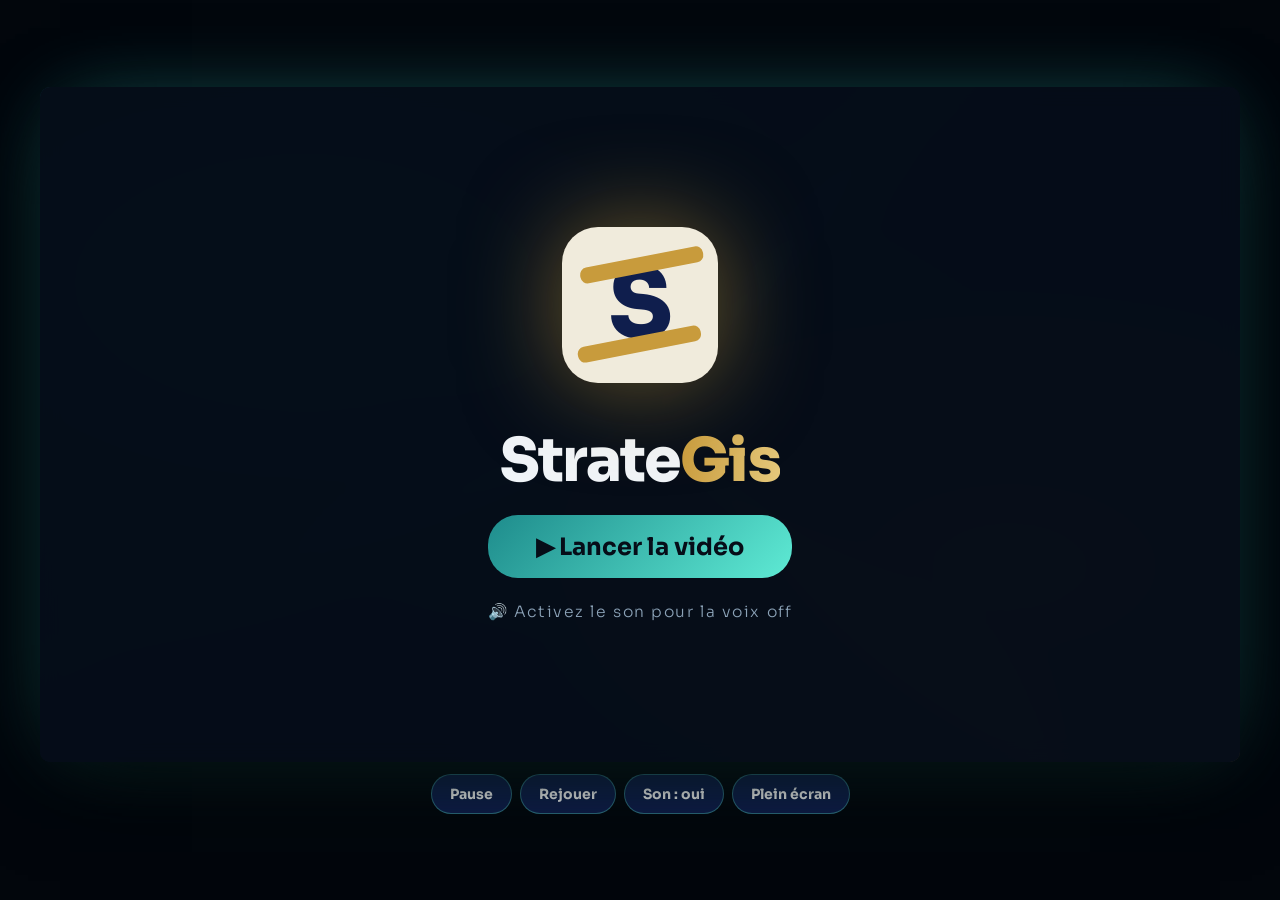
<file: _render.html>
<!DOCTYPE html>
<html lang="fr"><head><meta charset="UTF-8">
<meta name="viewport" content="width=device-width, initial-scale=1, viewport-fit=cover">
<title>StrateGis — Vidéo promotionnelle</title>
<link href="https://fonts.googleapis.com/css2?family=Sora:wght@300;600;800&family=Manrope:wght@500;700&display=swap" rel="stylesheet">
<style>
:root{--n:#060D18;--n2:#0F1E4D;--g:#C89B3C;--g2:#E4C77A;--t:#1E8C8C;--t3:#5EEAD4;--m:#8CA3B8;--e:cubic-bezier(.16,1,.3,1);box-sizing:border-box;padding-top:env(safe-area-inset-top,0px);padding-bottom:env(safe-area-inset-bottom,0px)}
*{box-sizing:border-box;margin:0}
html,body{height:100%;background:#02060C;font-family:Manrope,system-ui,sans-serif;color:#F0F4F8;overflow:hidden}
body{display:flex;flex-direction:column;align-items:center;justify-content:center;gap:12px;padding:8px}
#v{width:min(100%,1200px);aspect-ratio:16/9;position:relative;overflow:hidden;background:var(--n);container-type:inline-size;border-radius:10px;box-shadow:0 30px 90px -20px #000,0 0 80px -30px #1E8C8C}
#v:fullscreen{width:100vw;border-radius:0;aspect-ratio:auto;height:100vh}
.bg{position:absolute;inset:-20%;background:radial-gradient(40% 40% at 30% 35%,#1E8C8C66,transparent),radial-gradient(40% 40% at 72% 65%,#C89B3C44,transparent);animation:sw 5s ease-in-out infinite alternate}
@keyframes sw{to{transform:rotate(8deg) scale(1.15)}}
.rays{position:absolute;inset:-60%;background:conic-gradient(transparent 0 8%,#5EEAD41a 11%,transparent 14% 33%,#E4C77A18 36%,transparent 39% 66%,#1E8C8C1a 69%,transparent 72%);animation:rot 9s linear infinite}
@keyframes rot{to{transform:rotate(360deg)}}
.p{position:absolute;bottom:-3cqw;border-radius:50%;animation:fl linear infinite;box-shadow:0 0 1cqw currentColor}
@keyframes fl{to{transform:translateY(-60cqw);opacity:0}}
.s{position:absolute;inset:0;display:flex;align-items:center;justify-content:center;visibility:hidden;padding:4cqw}
.s.on{visibility:visible}
.s .r,.s .l,.s .rt,.s .z{opacity:0}
.s.on .r{animation:r .55s var(--e) forwards}.s.on .l{animation:l .55s var(--e) forwards}.s.on .rt{animation:rt .6s var(--e) forwards}.s.on .z{animation:z .6s cubic-bezier(.3,1.6,.5,1) forwards}
.s.on [style*="--i"]{animation-delay:calc(var(--i)*.12s + .1s)}
@keyframes r{from{opacity:0;transform:translateY(4cqw)}to{opacity:1;transform:none}}
@keyframes l{from{opacity:0;transform:translateX(-8cqw)}to{opacity:1;transform:none}}
@keyframes rt{from{opacity:0;transform:translateX(9cqw) rotate(4deg) scale(.9)}to{opacity:1;transform:none}}
@keyframes z{from{opacity:0;transform:scale(.2) rotate(-12deg)}to{opacity:1;transform:none}}
#wp{position:absolute;inset:0;z-index:20;pointer-events:none;background:linear-gradient(100deg,var(--t3),var(--g2));clip-path:inset(0 100% 0 0)}
#wp.go{animation:wp .55s cubic-bezier(.7,0,.3,1)}
@keyframes wp{0%{clip-path:inset(0 100% 0 0)}45%{clip-path:inset(0)}100%{clip-path:inset(0 0 0 100%)}}
.c{position:relative;z-index:2;text-align:center}
.logo{width:13cqw;height:13cqw;margin:0 auto 2cqw;border-radius:3cqw;background:#F0EBDC;color:var(--n2);font:800 8cqw Sora;display:grid;place-items:center;box-shadow:0 0 8cqw #C89B3C88;position:relative;overflow:hidden}
.logo::after{content:"";position:absolute;top:12%;left:10%;right:10%;height:10%;background:var(--g);border-radius:.6cqw;transform:rotate(-11deg);transform-origin:right center}
.logo::before{content:"";position:absolute;bottom:12%;left:10%;right:10%;height:10%;background:var(--g);border-radius:.6cqw;transform:rotate(-11deg);transform-origin:left center}
h1{font:800 8cqw/1 Sora;letter-spacing:-.04em;display:flex;justify-content:center}
h1 span{display:inline-block;opacity:0}
.s.on h1 span{animation:z .5s cubic-bezier(.3,1.6,.5,1) forwards;animation-delay:calc(var(--i)*.05s + .3s)}
.gd{background:linear-gradient(100deg,var(--g),var(--g2),var(--g));background-size:200%;-webkit-background-clip:text;background-clip:text;color:transparent;animation:sh 1.5s linear infinite}
@keyframes sh{to{background-position:-200%}}
.tag{font:300 1.8cqw Sora;letter-spacing:.3em;text-transform:uppercase;color:var(--m);margin-top:1.6cqw}
.kw{font:800 12cqw/1 Sora;letter-spacing:-.04em;position:absolute;opacity:0;color:#fff;text-shadow:0 0 3cqw currentColor}
.s.on .kw{animation:kw .5s linear forwards;animation-delay:calc(var(--i)*.42s)}
@keyframes kw{0%{opacity:0;transform:scale(2.2);filter:blur(1cqw)}15%{opacity:1;transform:scale(1);filter:none}85%{opacity:1}100%{opacity:0;transform:scale(.9)}}
.sv{display:grid;grid-template-columns:1fr 1.1fr;gap:4cqw;align-items:center;width:100%;position:relative;z-index:2}
.sv.rv .tx{order:2}
.bd{display:inline-block;padding:.7cqw 1.8cqw;border-radius:9cqw;background:#5EEAD426;border:1px solid #5EEAD466;color:var(--t3);font:700 1.5cqw Manrope;letter-spacing:.1em;text-transform:uppercase;position:relative}
.bd::before{content:"";position:absolute;left:-1cqw;top:50%;transform:translateY(-50%);width:.7cqw;height:.7cqw;background:var(--t3);border-radius:50%;box-shadow:0 0 1.5cqw var(--t3);animation:dot 1s infinite}
@keyframes dot{50%{opacity:.4;transform:translateY(-50%) scale(1.4)}}
h2{font:800 5cqw/1.04 Sora;letter-spacing:-.03em;margin:1.6cqw 0 1.2cqw}
.sv p{font-size:1.7cqw;color:var(--m);line-height:1.5}
.ft{display:flex;flex-wrap:wrap;gap:.8cqw;margin-top:1.8cqw}
.ft span{padding:.6cqw 1.4cqw;border-radius:9cqw;border:1px solid #fff3;background:#ffffff0d;font:700 1.35cqw Manrope;position:relative;overflow:hidden}
.ft span::after{content:"";position:absolute;top:0;left:-100%;width:100%;height:100%;background:linear-gradient(90deg,transparent,#5EEAD44d,transparent);animation:shine 2s infinite}
.ft span:nth-child(2)::after{animation-delay:.3s}
.ft span:nth-child(3)::after{animation-delay:.6s}
@keyframes shine{to{left:100%}}
.vis{position:relative}
.vis:before{content:"";position:absolute;inset:-2cqw;background:linear-gradient(135deg,#C89B3C66,#1E8C8C66);filter:blur(4cqw);z-index:-1;animation:glow 2s ease-in-out infinite alternate}
@keyframes glow{to{filter:blur(5cqw);opacity:.7}}
.fr{position:relative;aspect-ratio:16/9;border-radius:2cqw;overflow:hidden;border:1px solid #fff3;background:#0a1830;animation:fg 1.2s ease-in-out infinite alternate}
@keyframes fg{to{box-shadow:0 0 5cqw #5EEAD4aa}}
.fr img{position:absolute;inset:0;width:100%;height:100%;object-fit:cover;z-index:2;animation:kb 3s ease-out forwards}
@keyframes kb{from{transform:scale(1)}to{transform:scale(1.12)}}
.mk{position:absolute;inset:0;padding:2cqw;display:flex;flex-direction:column;gap:1cqw;background:linear-gradient(135deg,#0F1E4D,#060D18)}
.mk i{display:block;border-radius:.8cqw;background:linear-gradient(90deg,#1E8C8C,#5EEAD4);height:1.4cqw;width:0;animation:bar 1.2s var(--e) forwards}
@keyframes bar{to{width:var(--w)}}
.mk .bx{height:7cqw;width:auto;background:#5EEAD41f;border:1px solid #5EEAD44d;opacity:0;animation:r .6s var(--e) forwards;border-radius:1cqw}
.mk .gr{display:flex;gap:1cqw}.mk .gr .bx{flex:1}
.mk .ph{width:9cqw;height:17cqw;border-radius:1.6cqw;border:.3cqw solid var(--t3);background:#5EEAD412;padding:1cqw;display:flex;flex-direction:column;gap:.7cqw;opacity:0;animation:r .6s var(--e) forwards}
.mk .row{flex-direction:row;justify-content:center;align-items:center;gap:2cqw}
.mk .sb{width:7cqw;background:#5EEAD41f;border-radius:1cqw;height:100%;opacity:0;animation:r .6s forwards}
.fl{position:absolute;z-index:4;padding:.8cqw 1.5cqw;border-radius:9cqw;background:linear-gradient(135deg,var(--g),var(--g2));color:var(--n);font:800 1.4cqw Sora;box-shadow:0 1cqw 3cqw #0008;animation:bob 1.4s ease-in-out infinite alternate}
@keyframes bob{to{transform:translateY(-1cqw) rotate(-3deg)}}
.ct{display:grid;grid-template-columns:.85fr 1.15fr;gap:4cqw;align-items:center;width:100%;position:relative;z-index:2}
.win{background:#060d18ee;border:1px solid #5EEAD44d;border-radius:2cqw;overflow:hidden;position:relative;box-shadow:0 0 5cqw #1E8C8C88;animation:glow 2s ease-in-out infinite alternate}
.wh{padding:1.2cqw 2cqw;border-bottom:1px solid #fff1;font:700 1.2cqw Sora;color:#fffa;display:flex;gap:.6cqw;align-items:center}
.wh i{width:1cqw;height:1cqw;border-radius:50%;background:#ff5f57}.wh i+i{background:#febc2e}.wh i+i+i{background:#28c840}
.wh::after{content:"";width:.7cqw;height:.7cqw;border-radius:50%;background:#4ADE80;margin-left:auto;box-shadow:0 0 1cqw #4ADE80;animation:dot 1.5s infinite}
#cb{height:22cqw;padding:1.6cqw;display:flex;flex-direction:column;gap:1cqw;overflow:hidden}
.m{max-width:88%;padding:1cqw 1.4cqw;border-radius:1.4cqw;font-size:1.3cqw;line-height:1.4;white-space:pre-line;animation:r .3s var(--e)}
.m.u{align-self:flex-end;background:#6C63FF;border-bottom-right-radius:.4cqw}
.m.a{background:#ffffff10;border:1px solid #5EEAD44d;border-left:.3cqw solid var(--t3);border-bottom-left-radius:.4cqw}
.m.typing{display:inline-flex;gap:.5cqw;padding:1.2cqw 1.6cqw}
.m.typing i{width:.8cqw;height:.8cqw;border-radius:50%;background:var(--t3);animation:tb .8s infinite}
.m.typing i:nth-child(2){animation-delay:.15s}
.m.typing i:nth-child(3){animation-delay:.3s}
@keyframes tb{30%{transform:translateY(-.8cqw);opacity:1}}
.in{margin:0 1.6cqw 1.6cqw;padding:1cqw 1.6cqw;border-radius:9cqw;background:#ffffff10;font-size:1.3cqw;color:var(--m);min-height:3.6cqw;display:flex;align-items:center;gap:.3cqw}
.in:after{content:"|";color:var(--t3);animation:bl .6s infinite}@keyframes bl{50%{opacity:0}}
.st{display:grid;grid-template-columns:repeat(4,1fr);gap:2cqw;width:100%;position:relative;z-index:2;text-align:center}
.st div{padding:3cqw 1.4cqw;border-radius:2cqw;background:#ffffff0d;border:1px solid #5EEAD44d;position:relative;overflow:hidden}
.st div::before{content:"";position:absolute;inset:0;background:radial-gradient(circle at 50% 0%,#5EEAD41a,transparent 70%)}
.st b{display:block;font:800 5.4cqw Sora;position:relative}.st small{display:block;font-size:1.5cqw;color:var(--m);margin-top:1cqw;position:relative}
.cta{display:inline-block;margin-top:3cqw;padding:1.8cqw 4cqw;border-radius:9cqw;background:linear-gradient(135deg,var(--t),var(--t3));color:var(--n);font:800 2.2cqw Sora;animation-name:z,pu !important;animation-duration:.6s,1.1s;animation-iteration-count:1,infinite;animation-delay:.8s,1.6s;position:relative;overflow:hidden}
.cta::before{content:"";position:absolute;top:0;left:-100%;width:100%;height:100%;background:linear-gradient(90deg,transparent,#ffffff99,transparent);animation:shine 1.5s infinite}
@keyframes pu{50%{box-shadow:0 0 0 2cqw #5EEAD433;transform:scale(1.05)}}
.ci{margin-top:2.4cqw;font-size:1.9cqw;color:var(--m)}.ci b{color:var(--t3)}
#bar{position:absolute;left:0;bottom:0;height:.6cqw;width:0;background:linear-gradient(90deg,var(--t),var(--g),var(--t3));background-size:200% 100%;z-index:30;animation:sh 2s linear infinite;box-shadow:0 0 1cqw #5EEAD4}
#ov{position:absolute;inset:0;z-index:40;background:#060d18f5;backdrop-filter:blur(10px);display:flex;flex-direction:column;align-items:center;justify-content:center;gap:2cqw;text-align:center}
#ov.h{display:none}
#ov .logo{animation:pu 1.2s infinite}
#ov .title{font:800 5cqw/1 Sora;letter-spacing:-.03em;display:flex}
button{font:700 14px Sora,sans-serif;padding:10px 18px;border-radius:30px;border:1px solid #5EEAD466;background:#0F1E4D;color:#fff;cursor:pointer;transition:all .2s}
button:hover{border-color:var(--t3);transform:translateY(-2px);box-shadow:0 8px 20px -8px var(--t3)}
button:focus-visible{outline:2px solid var(--g2)}
#go{font-size:2cqw;padding:1.4cqw 4cqw;background:linear-gradient(135deg,var(--t),var(--t3));color:var(--n);border:0}
#ct{display:flex;gap:8px;flex-wrap:wrap;justify-content:center}
#voice-warn{position:absolute;bottom:2cqw;left:50%;transform:translateX(-50%);padding:.8cqw 2cqw;border-radius:9cqw;background:#C89B3C33;border:1px solid #C89B3C;font-size:1.2cqw;color:var(--g2);z-index:41;display:none}
@media (prefers-reduced-motion:reduce){.bg,.rays{animation:none}}
</style></head><body>
<div id="v">
<div class="bg"></div><div class="rays"></div><div id="ps"></div>

<!-- Timing d'origine restauré -->
<section class="s" data-d="5090" data-vo="StrateGis. Votre partenaire digital.">
 <div class="c"><div class="logo z">S</div>
 <h1 id="t1"></h1><p class="tag r" style="--i:6">Votre partenaire digital</p></div>
</section>

<section class="s" data-d="7923" data-vo="Web. Mobile. Desktop. Intelligence artificielle.">
 <div class="kw" style="--i:0">WEB</div><div class="kw" style="--i:1;color:var(--t3)">MOBILE</div><div class="kw" style="--i:2;color:var(--g2)">DESKTOP</div><div class="kw gd" style="--i:3">IA</div>
</section>

<section class="s sv-s" data-d="3892" data-vo="Sites vitrines rapides et optimisés." data-k="web">
 <div class="sv"><div class="tx"><span class="bd l">Web</span><h2 class="l" style="--i:1">Site vitrine</h2><p class="r" style="--i:2">Élégant, rapide et responsive pour attirer vos clients.</p><div class="ft r" style="--i:3"><span>Design sur mesure</span><span>SEO</span><span>Responsive</span></div></div>
 <div class="vis rt"><div class="fl" style="top:-1.5cqw;right:-1cqw">+ Clients</div><div class="fr"><div class="mk" data-m="web"></div><img src="img/service-web.jpg" alt="" onerror="this.remove()"></div></div></div>
</section>

<section class="s sv-s" data-d="4108" data-vo="Applications mobiles iOS et Android." data-k="mobile">
 <div class="sv rv"><div class="tx"><span class="bd l">Mobile · iOS</span><h2 class="l" style="--i:1">Applications mobiles</h2><p class="r" style="--i:2">iOS et Android, publiées sur l'App Store et Google Play.</p><div class="ft r" style="--i:3"><span>Flutter</span><span>Notifications</span><span>Hors-ligne</span></div></div>
 <div class="vis rt"><div class="fl" style="top:-1.5cqw;left:-1cqw">App Store ✓</div><div class="fr"><div class="mk row" data-m="mobile"></div><img src="img/service-mobile.jpg" alt="" onerror="this.remove()"></div></div></div>
</section>

<section class="s sv-s" data-d="5116" data-vo="Logiciels desktop pour Windows, Mac et Linux." data-k="desktop">
 <div class="sv"><div class="tx"><span class="bd l">Desktop</span><h2 class="l" style="--i:1">Applications desktop</h2><p class="r" style="--i:2">Windows, macOS, Linux. Idéal pour vos outils métiers.</p><div class="ft r" style="--i:3"><span>Multi-OS</span><span>Electron / Tauri</span><span>Mises à jour auto</span></div></div>
 <div class="vis rt"><div class="fl" style="bottom:-1.5cqw;right:-1cqw">3 OS</div><div class="fr"><div class="mk row" data-m="desktop"></div><img src="img/service-desktop.jpg" alt="" onerror="this.remove()"></div></div></div>
</section>

<section class="s" id="sc" data-d="6724" data-vo="Agents IA. Retrouvez l'information dans vos documents, instantanément.">
 <div class="ct"><div><span class="bd l">Agents IA · RAG</span><h2 class="l" style="--i:1">Vos documents<br><span class="gd">répondent.</span></h2><p class="r" style="--i:2;font-size:1.7cqw;color:var(--m)">Posez la question. L'IA cherche et cite ses sources.</p></div>
 <div class="win rt"><div class="fl" style="top:-1.4cqw;right:-1cqw">RAG · IA</div><div class="wh"><i></i><i></i><i></i>&nbsp;Assistant StrateGis</div><div id="cb"></div><div class="in" id="ti"></div></div></div>
</section>

<section class="s" data-d="4348" data-vo="Une méthode claire, des résultats concrets.">
 <div class="c" style="width:100%"><h2 class="r">Une méthode claire.</h2>
 <div class="st">
  <div class="z" style="--i:1"><b class="gd" data-to="100" data-s="%">0</b><small>Satisfaction</small></div>
  <div class="z" style="--i:2"><b class="gd" data-to="4" data-s=" pôles">0</b><small>Web · Mobile · Desktop · IA</small></div>
  <div class="z" style="--i:3"><b class="gd" data-to="24" data-s="h">0</b><small>Réponse à votre devis</small></div>
  <div class="z" style="--i:4"><b class="gd">∞</b><small>Possibilités</small></div>
 </div></div>
</section>

<section class="s" data-d="5884" data-vo="Prêt à démarrer votre projet ? Demandez votre devis gratuit.">
 <div class="c"><h1 style="font-size:6.6cqw;display:block" class="z">Prêt à démarrer<br>votre <span class="gd" style="opacity:1">projet</span> ?</h1>
 <div class="cta z">Demander un devis gratuit</div>
 <p class="ci r" style="--i:6"><b>strategisobf@gmail.com</b> · +226 55 87 49 51</p></div>
</section>

<div id="wp"></div><div id="bar"></div>
<div id="ov"><div class="logo">S</div><div class="title"><span>Strate</span><span class="gd">Gis</span></div><button id="go">▶ Lancer la vidéo</button><p class="tag" style="font-size:1.3cqw;letter-spacing:.1em;text-transform:none;margin-top:0">🔊 Activez le son pour la voix off</p></div>
<div id="voice-warn">⚠️ Voix non disponible — ouvrez dans Chrome ou Edge</div>
</div>
<div id="ct"><button id="pp">Pause</button><button id="rp">Rejouer</button><button id="mu">Son : oui</button><button id="fs">Plein écran</button></div>
<script>
const $=s=>document.querySelector(s),v=$('#v'),S=[...v.querySelectorAll('.s')],D=S.map(s=>+s.dataset.d),T=D.reduce((a,b)=>a+b,0);
// Particules
for(let i=0;i<30;i++){const p=document.createElement('i');p.className='p';const z=.3+Math.random()*.8;const c=Math.random()>.5?'#5EEAD4':'#E4C77A';Object.assign(p.style,{left:Math.random()*100+'%',width:z+'cqw',height:z+'cqw',background:c,color:c,animationDuration:4+Math.random()*5+'s',animationDelay:-Math.random()*8+'s'});$('#ps').appendChild(p)}
// Titre lettre par lettre
$('#t1').innerHTML=[...'StrateGis'].map((c,i)=>`<span style="--i:${i}" ${i>5?'class="gd"':''}>${c}</span>`).join('');
// Maquettes animées
const bar=(w,d)=>`<i style="--w:${w};animation-delay:${d}s"></i>`,bx=d=>`<div class="bx" style="animation-delay:${d}s"></div>`;
const M={web:bar('40%',.2)+bar('85%',.4)+bar('60%',.6)+`<div class="gr">${bx(.8)+bx(1)+bx(1.2)}</div>`,
mobile:[0,.2,.4].map(d=>`<div class="ph" style="animation-delay:${d+.3}s">${bar('90%',d+.6)+bar('60%',d+.8)+bar('80%',d+1)}</div>`).join(''),
desktop:`<div class="sb"></div><div style="flex:1;display:flex;flex-direction:column;gap:1cqw">${bar('50%',.3)+bar('90%',.5)+bar('70%',.7)}<div class="gr">${bx(.9)+bx(1.1)}</div></div>`};
document.querySelectorAll('[data-m]').forEach(e=>e.innerHTML=M[e.dataset.m]);
// Audio
let ac,mute=false;
const tone=(f,t,d,g=.07,ty='sine')=>{if(mute||!ac)return;try{const o=ac.createOscillator(),n=ac.createGain(),n0=ac.currentTime+t;o.type=ty;o.frequency.setValueAtTime(f[0],n0);o.frequency.exponentialRampToValueAtTime(f[1]||f[0],n0+d);n.gain.setValueAtTime(g,n0);n.gain.exponentialRampToValueAtTime(.001,n0+d);o.connect(n).connect(ac.destination);o.start(n0);o.stop(n0+d)}catch(e){}};
const whoosh=()=>tone([700,90],0,.35,.08,'sawtooth'),ping=()=>tone([880,1200],0,.2);
// VOIX ROBUSTE
let fr=null,voiceOK=true;
function lv(){
 if(!('speechSynthesis' in window)){voiceOK=false;$('#voice-warn').style.display='block';return}
 const a=speechSynthesis.getVoices();
 if(a.length===0)return;
 const rules=[
  x=>/fr[-_]FR/i.test(x.lang)&&/Google/i.test(x.name),
  x=>/fr[-_]FR/i.test(x.lang)&&/Microsoft|Natural/i.test(x.name),
  x=>/fr[-_]FR/i.test(x.lang)&&/Amelie|Thomas|Audrey|Marie|Julie|Denise/i.test(x.name),
  x=>/fr[-_]FR/i.test(x.lang),
  x=>/^fr/i.test(x.lang),
 ];
 for(const r of rules){const f=a.find(r);if(f){fr=f;console.log('✅ Voix sélectionnée:',f.name,f.lang);return}}
}
if('speechSynthesis' in window){
 lv();
 speechSynthesis.onvoiceschanged=lv;
 setTimeout(lv,300);setTimeout(lv,1000);setTimeout(lv,2000);
}
const say=t=>{
 if(mute||!voiceOK)return;
 if(!('speechSynthesis' in window))return;
 if(!fr)lv();
 try{
  speechSynthesis.cancel();
  setTimeout(()=>{
   const u=new SpeechSynthesisUtterance(t);
   u.lang='fr-FR';u.rate=1.15;u.pitch=1.05;u.volume=1;
   if(fr)u.voice=fr;
   u.onerror=(e)=>{console.warn('Voice error:',e);voiceOK=false;$('#voice-warn').style.display='block'};
   speechSynthesis.speak(u);
  },100);
 }catch(e){console.warn(e)}
};
// Chat IA
const CH=[['u','Trouve la politique de télétravail dans nos docs RH.'],['a','🔍 247 documents analysés…'],['a','✅ 3 sources :\n📄 Politique_RH_2024.pdf\n📄 Guide_Employe.docx'],['u','Combien de jours par semaine ?'],['a','📊 3 jours max.\n• 1 jour fixe au bureau\n• Accord du manager']];
let tm=[];const at=(f,d)=>tm.push(setTimeout(f,d));
function chat(){
 const b=$('#cb'),ti=$('#ti');b.innerHTML='';ti.textContent='';
 let c=250;
 CH.forEach(([w,x])=>{
  if(w==='u'){
   at(()=>{let i=0;const iv=setInterval(()=>{ti.textContent=x.slice(0,++i);if(i>=x.length)clearInterval(iv)},14);tm.push(iv)},c);
   c+=x.length*14+150;
  }
  if(w==='a'){
   const typ=document.createElement('div');typ.className='m a typing';typ.innerHTML='<i></i><i></i><i></i>';
   at(()=>{b.appendChild(typ);b.scrollTop=1e5},c);
   c+=500;
   at(()=>{typ.remove();const e=document.createElement('div');e.className='m a';e.textContent=x;b.appendChild(e);b.scrollTop=1e5;ping()},c);
   c+=600;
  } else {
   at(()=>{ti.textContent='';const e=document.createElement('div');e.className='m u';e.textContent=x;b.appendChild(e);b.scrollTop=1e5},c);
   c+=250;
  }
 })
}
// Moteur
let cur=-1,t=0,last=0,play=true,run=false;
function show(i){
 cur=i;S.forEach((s,k)=>s.classList.remove('on'));
 const w=$('#wp');w.classList.remove('go');void w.offsetWidth;
 if(i>0){w.classList.add('go');whoosh()}
 setTimeout(()=>{
  if(cur!==i)return;
  S[i].classList.add('on');
  S[i].querySelectorAll('.mk,.fr img').forEach(e=>{e.style.animation='none';void e.offsetWidth;e.style.animation=''});
  S[i].querySelectorAll('[data-to]').forEach(e=>{
   const to=+e.dataset.to,s=e.dataset.s;let n=0;
   const iv=setInterval(()=>{n=Math.min(to,n+Math.ceil(to/18));e.textContent=n+s;if(n>=to)clearInterval(iv)},40)
  });
  tm.forEach(clearTimeout);tm=[];
  if(S[i].id==='sc')chat();
  say(S[i].dataset.vo);
 },i>0?230:0);
}
function loop(n){
 if(!run)return;
 if(play){t+=n-last;if(t>=T){t=0;cur=-1}}
 last=n;
 let a=0,i=0;
 for(;i<D.length-1&&t>=a+D[i];i++)a+=D[i];
 if(i!==cur)show(i);
 $('#bar').style.width=t/T*100+'%';
 requestAnimationFrame(loop)
}
function start(){t=0;cur=-1;play=true;run=true;$('#pp').textContent='Pause';last=performance.now();requestAnimationFrame(loop)}
$('#go').onclick=()=>{
 try{ac=new(window.AudioContext||window.webkitAudioContext)()}catch(e){}
 tone([523,659],0,.4);tone([659,784],.08,.4);
 lv();
 $('#ov').classList.add('h');
 setTimeout(start,250)
};
$('#rp').onclick=()=>{if(!run)return;if('speechSynthesis' in window)speechSynthesis.cancel();t=0;cur=-1;play=true;$('#pp').textContent='Pause'};
$('#pp').onclick=()=>{play=!play;$('#pp').textContent=play?'Pause':'Lecture';if(!play&&'speechSynthesis' in window)speechSynthesis.cancel()};
$('#mu').onclick=()=>{mute=!mute;$('#mu').textContent='Son : '+(mute?'non':'oui');if(mute&&'speechSynthesis' in window)speechSynthesis.cancel()};
$('#fs').onclick=()=>document.fullscreenElement?document.exitFullscreen():v.requestFullscreen&&v.requestFullscreen();
</script></body></html>
</file>
<file: css/style.css>
/* ==========================================================
   StrateGis — feuille de style corrigée
   Police : Inter · Palette : crème / ocre / bleu
   ========================================================== */
:root{
  --bg:#f6f4ed;--white:#fff;--ink:#22261f;--muted:#62665b;--line:#d7d8cc;
  --gold-line:#a58a2b;--blue:#2458a3;--blue-hover:#1c4687;--gold:#c5a22c;
  --hero:#ddcb8d;--contact:#e8d99f;--foot:#d4bb68;--dark:#252b25;--panel:#e6edf5;
  --pad:clamp(20px,5vw,72px);--sec:clamp(56px,6.1vw,88px);--nav-h:100px;
  --ease:cubic-bezier(.2,.7,.2,1);
  --font:'Inter',system-ui,-apple-system,'Segoe UI',Roboto,sans-serif;
}
*,*::before,*::after{box-sizing:border-box}
html{scroll-behavior:smooth;scroll-padding-top:90px;-webkit-text-size-adjust:100%}
body{margin:0;background:var(--bg);color:var(--ink);font-family:var(--font);font-size:16px;line-height:1.6;-webkit-font-smoothing:antialiased;text-rendering:optimizeLegibility;overflow-x:clip}
img,video,svg{display:block;max-width:100%}
a{color:inherit;text-decoration:none}
h1,h2,h3,p,ul,ol,figure{margin:0;padding:0}
ul,ol{list-style:none}
button,input,select,textarea{font:inherit;color:inherit}
button{cursor:pointer}
:focus-visible{outline:2px solid var(--blue);outline-offset:3px}
.skip{position:absolute;left:-9999px;top:8px;background:var(--ink);color:#fff;padding:10px 16px;border-radius:3px;z-index:200}
.skip:focus{left:8px}

.wrap{width:100%;max-width:1440px;margin-inline:auto;padding-inline:var(--pad)}
.muted{color:var(--muted)}
.small{font-size:13px}

#prog{position:fixed;left:0;top:0;height:3px;width:100%;background:linear-gradient(90deg,var(--blue),var(--gold));transform:scaleX(0);transform-origin:0 50%;z-index:120;pointer-events:none}

/* ---------- Typographie ---------- */
.h2{font-weight:500;font-size:clamp(30px,3.34vw,48px);line-height:1.12;letter-spacing:-.01em}
.h2.big{font-size:clamp(34px,3.9vw,56px)}
.eyebrow{display:flex;align-items:center;gap:10px;font-size:12px;font-weight:600;text-transform:uppercase;letter-spacing:.01em}
.eyebrow i{width:6px;height:6px;background:var(--blue);flex:none;animation:sqPulse 2.6s ease-in-out infinite}
.eyebrow.light{color:#e8e6dc}
.eyebrow.light i{background:var(--gold)}
@keyframes sqPulse{0%,100%{transform:scale(1) rotate(0);box-shadow:0 0 0 0 rgba(36,88,163,.45)}50%{transform:scale(1.25) rotate(45deg);box-shadow:0 0 0 6px rgba(36,88,163,0)}}

.js .split .w{display:inline-block;overflow:hidden;vertical-align:top;padding:.12em 0 .16em;margin:-.12em 0 -.16em}
.js .split .w > span{display:inline-block;transform:translateY(112%) rotate(4deg);transform-origin:0 100%;transition:transform 1s var(--ease);transition-delay:calc(var(--i) * 70ms)}
.js .split.in .w > span{transform:none}

/* ---------- Boutons ---------- */
.btn{position:relative;overflow:hidden;display:inline-flex;align-items:center;justify-content:space-between;gap:28px;height:54px;padding:0 22px;border-radius:3px;border:1px solid transparent;font-size:14px;font-weight:600;white-space:nowrap;transition:background .25s,color .25s,border-color .25s,transform .25s var(--ease),box-shadow .25s}
.btn > *{position:relative;z-index:1}
.btn svg{width:18px;height:18px;flex:none;transition:transform .3s var(--ease)}
.btn::before{content:"";position:absolute;top:0;bottom:0;left:-60%;width:40%;background:linear-gradient(100deg,transparent,rgba(255,255,255,.38),transparent);transform:skewX(-20deg);transition:left .6s var(--ease)}
.btn:hover::before{left:130%}
.btn:hover svg{transform:translate(3px,-3px)}
.btn:active{transform:scale(.97)}
.btn-blue{background:var(--blue);color:#fff}
.btn-blue:hover{background:var(--blue-hover);box-shadow:0 10px 24px -10px rgba(36,88,163,.7)}
.btn-blue:disabled{opacity:.65;cursor:wait}
.btn-ghost{border-color:var(--ink);color:var(--ink)}
.btn-ghost:hover{background:var(--ink);color:#fff}
.btn-gold{background:var(--gold);color:var(--ink)}
.btn-gold:hover{background:#b3921f;box-shadow:0 10px 24px -10px rgba(165,138,43,.8)}
.link-u{position:relative;font-size:14px;padding-bottom:3px}
.link-u::after{content:"";position:absolute;left:0;right:0;bottom:0;height:1px;background:currentColor;transform-origin:left;transition:transform .45s var(--ease)}
.link-u:hover{color:var(--blue)}
.link-u:hover::after{animation:uline .7s var(--ease)}
@keyframes uline{0%{transform:scaleX(1);transform-origin:right}45%{transform:scaleX(0);transform-origin:right}46%{transform-origin:left}100%{transform:scaleX(1);transform-origin:left}}
.rule{border:0;height:1px;background:var(--line);margin:0}
.rule.gold{background:var(--gold-line)}

/* ================= NAVIGATION ================= */
.nav{position:sticky;top:0;z-index:100;background:var(--hero);border-bottom:1px solid var(--gold-line);transition:transform .45s var(--ease),box-shadow .3s,background .3s}
.nav.hide{transform:translateY(-101%)}
.nav.compact{box-shadow:0 8px 30px -18px rgba(34,38,31,.55);background:rgba(221,203,141,.94);-webkit-backdrop-filter:blur(10px);backdrop-filter:blur(10px)}
.nav-in{display:flex;align-items:center;justify-content:space-between;height:var(--nav-h);transition:height .35s var(--ease)}
.nav.compact .nav-in{height:72px}
.js .nav{animation:navIn .9s var(--ease) backwards}
@keyframes navIn{from{transform:translateY(-100%)}to{transform:none}}
.brand{font-size:30px;font-weight:600;letter-spacing:-.01em;transition:transform .3s var(--ease),font-size .35s var(--ease)}
.brand:hover{transform:scale(1.04)}
.nav.compact .brand{font-size:26px}
.nav-links{display:flex;align-items:center;gap:32px;font-size:14px}
.nav-links > a:not(.btn){position:relative;padding:4px 0}
.nav-links > a:not(.btn)::after{content:"";position:absolute;left:0;right:0;bottom:0;height:1px;background:currentColor;transform:scaleX(0);transform-origin:left;transition:transform .3s var(--ease)}
.nav-links > a:not(.btn):hover::after,.nav-links > a.on::after{transform:scaleX(1)}
.nav-toggle{display:none;width:44px;height:44px;border:1px solid var(--ink);background:none;border-radius:3px;position:relative}
.nav-toggle span{position:absolute;left:12px;right:12px;height:1.5px;background:var(--ink);transition:transform .25s,top .25s}
.nav-toggle span:first-child{top:18px}
.nav-toggle span:last-child{top:25px}
.nav-toggle[aria-expanded="true"] span:first-child{top:21px;transform:rotate(45deg)}
.nav-toggle[aria-expanded="true"] span:last-child{top:21px;transform:rotate(-45deg)}

/* ================= ACCUEIL ================= */
.s-hero{position:relative;overflow:hidden;background:var(--hero)}
.s-hero::after{content:"";position:absolute;inset:0;background:radial-gradient(460px circle at var(--mx,72%) var(--my,28%),rgba(255,255,255,.42),transparent 62%);pointer-events:none;opacity:.85;transition:opacity .4s}
.s-hero > .wrap,.s-hero > .strip{position:relative;z-index:2}
.shapes{position:absolute;inset:0;z-index:1;pointer-events:none}
.shapes i{position:absolute;display:block}
.shapes i:nth-child(1){left:47%;top:15%;width:12px;height:12px;background:var(--blue);animation:drift1 9s ease-in-out infinite}
.shapes i:nth-child(2){left:41%;top:70%;width:58px;height:58px;border:1.5px solid var(--ink);border-radius:50%;opacity:.35;animation:drift2 11s ease-in-out infinite}
.shapes i:nth-child(3){right:2.5%;top:10%;width:30px;height:30px;border:1.5px solid var(--blue);animation:spinSlow 16s linear infinite}
.shapes i:nth-child(4){left:3%;bottom:18%;width:9px;height:9px;background:var(--gold);animation:drift2 7s ease-in-out infinite reverse}
.shapes i:nth-child(5){right:35%;bottom:12%;width:90px;height:90px;border-radius:50%;background:radial-gradient(circle,rgba(255,255,255,.5),transparent 70%);animation:drift1 13s ease-in-out infinite}
@keyframes drift1{0%,100%{transform:translate(0,0) rotate(0)}50%{transform:translate(26px,-34px) rotate(90deg)}}
@keyframes drift2{0%,100%{transform:translate(0,0)}50%{transform:translate(-30px,22px)}}
@keyframes spinSlow{to{transform:rotate(360deg)}}

.hero-grid{display:grid;grid-template-columns:minmax(0,650px) minmax(0,1fr);gap:56px;padding-block:56px;align-items:start}
.hero-text{display:flex;flex-direction:column;gap:32px;align-items:flex-start;padding-top:2px}
.s-hero .eyebrow{color:#000}
h1{font-weight:500;font-size:clamp(38px,5.42vw,78px);line-height:1.04;letter-spacing:-.02em}
.lead{font-size:18px;line-height:1.6;max-width:510px}
.actions{display:flex;flex-wrap:wrap;align-items:center;gap:20px 24px}
.js .hero-text > :not(h1){opacity:0;animation:fadeUp .9s var(--ease) forwards}
.js .hero-text > .eyebrow{animation-delay:.35s}
.js .hero-text > .lead{animation-delay:1.05s}
.js .hero-text > .actions{animation-delay:1.25s}
@keyframes fadeUp{from{opacity:0;transform:translateY(24px)}to{opacity:1;transform:none}}

.hero-fig{position:relative;height:546px;overflow:hidden}
.js .hero-fig{animation:curtain 1.5s cubic-bezier(.7,0,.2,1) .25s both}
@keyframes curtain{from{clip-path:inset(0 0 100% 0)}to{clip-path:inset(0 0 0 0)}}
.ph{background:linear-gradient(135deg,#e7d9a8 0%,#cba95a 55%,#a98332 100%);background-size:200% 200%;animation:phShift 10s ease-in-out infinite}
@keyframes phShift{0%,100%{background-position:0% 0%}50%{background-position:100% 100%}}
.hero-fig img{position:absolute;inset:0;width:100%;height:100%;object-fit:cover;transform:translate3d(0,var(--py,0px),0);scale:1.12;animation:zoomOut 2.6s var(--ease) both}
@keyframes zoomOut{from{scale:1.4}to{scale:1.12}}
.hero-fig figcaption{position:absolute;left:20px;bottom:20px;display:flex;align-items:center;gap:14px;background:var(--bg);color:#000;padding:10px 14px;font-size:11px;text-transform:uppercase;z-index:2}
.js .hero-fig figcaption{animation:slideCap .9s var(--ease) 1.7s both}
@keyframes slideCap{from{opacity:0;transform:translateX(-24px)}to{opacity:1;transform:none}}
.hero-fig figcaption svg{width:16px;height:16px;color:var(--blue);animation:nudge 2.2s ease-in-out infinite}
@keyframes nudge{0%,100%{transform:translate(0,0)}50%{transform:translate(3px,-3px)}}
.strip{border-top:1px solid var(--gold-line)}
.strip-in{display:flex;align-items:center;justify-content:space-between;gap:16px;min-height:65px;font-size:12px;color:#000}
.strip-in p{font-weight:500;text-transform:uppercase}
.strip-in a{display:flex;align-items:center;gap:16px}
.strip-in svg{width:16px;height:16px;animation:bounceY 1.8s ease-in-out infinite}
@keyframes bounceY{0%,100%{transform:translateY(0)}50%{transform:translateY(5px)}}

/* ---------- Bandeau défilant ---------- */
.marq{background:var(--ink);color:var(--bg);overflow:hidden;padding:18px 0;border-top:1px solid #000}
.marq-track{display:flex;gap:0;width:max-content;animation:marq 48s linear infinite}
.marq:hover .marq-track{animation-play-state:paused}
.marq span{display:inline-flex;align-items:center;font-size:13px;letter-spacing:.04em;text-transform:uppercase;white-space:nowrap;padding-right:44px}
.marq span::after{content:"";width:7px;height:7px;background:var(--gold);margin-left:44px;transform:rotate(45deg)}
@keyframes marq{to{transform:translateX(-50%)}}

/* ================= RÉVÉLATIONS ================= */
.js .rv{opacity:0;transform:translateY(34px);transition:opacity .9s var(--ease),transform .9s var(--ease);transition-delay:var(--d,0ms)}
.js .rv.rv-left{transform:translateX(-46px)}
.js .rv.rv-right{transform:translateX(46px)}
.js .rv.rv-scale{transform:scale(.92) translateY(20px)}
.js .rv.in{opacity:1;transform:none}

/* ================= À PROPOS ================= */
.s-about{padding-top:var(--sec);background:var(--bg)}
.about-grid{display:grid;grid-template-columns:minmax(0,300px) minmax(0,1fr);gap:64px;align-items:start}
.about-grid > .eyebrow{padding-top:6px}
.about-main{max-width:932px}
.two-col{display:grid;grid-template-columns:1fr 1fr;gap:40px;margin-top:28px;color:var(--muted);line-height:1.65}
.s-about .rule{margin-top:48px;transform:scaleX(0);transform-origin:left;transition:transform 1.4s var(--ease)}
.s-about .rule.in{transform:none}
.intents{display:flex;justify-content:space-between;gap:16px;padding-block:32px var(--sec);font-size:14px;color:var(--muted)}
.intents li{transition:color .3s,transform .3s var(--ease)}
.intents li:hover{color:var(--ink);transform:translateY(-3px)}

/* ================= SERVICES ================= */
.s-services{background:var(--white);padding-block:var(--sec)}
.sv-head{display:flex;align-items:flex-end;justify-content:space-between;gap:clamp(32px,7vw,100px);margin-top:44px}
.sv-head .h2{max-width:740px}
.sv-head .muted{flex:0 1 456px;line-height:1.65}
.cards{display:grid;grid-template-columns:repeat(3,minmax(0,1fr));gap:24px;margin-top:44px}
.card{position:relative;overflow:hidden;display:flex;flex-direction:column;border:1px solid var(--line);background:var(--white);transition:border-color .25s,box-shadow .35s,transform .45s var(--ease),opacity .9s var(--ease)}
.card::after{content:"";position:absolute;inset:0;background:radial-gradient(320px circle at var(--mx,50%) var(--my,0%),rgba(36,88,163,.09),transparent 65%);opacity:0;transition:opacity .35s;pointer-events:none}
.card:hover{border-color:var(--blue);box-shadow:0 24px 50px -28px rgba(34,38,31,.5)}
.card:hover::after{opacity:1}
.js .card.rv.done{transition:border-color .25s,box-shadow .35s,transform .45s var(--ease),opacity .3s;transition-delay:0ms}
.js .card.rv.done:hover{transform:translateY(-8px)}
.card-art{position:relative;height:200px;overflow:hidden;border-bottom:1px solid var(--line);background-color:#f3eed8;background-image:radial-gradient(rgba(34,38,31,.1) 1px,transparent 1.3px);background-size:16px 16px}
.card-art.t2{background-color:var(--panel)}
.card-art.t3{background-color:#ece0b0}
.card-art svg{width:100%;height:100%;transition:transform .6s var(--ease);transform:translate(calc(var(--ax,0) * 12px),calc(var(--ay,0) * 9px))}
.card:hover .card-art svg{transform:translate(calc(var(--ax,0) * 12px),calc(var(--ay,0) * 9px)) scale(1.06)}
.card-body{display:flex;flex-direction:column;gap:22px;padding:28px;flex:1}
.card-top{display:flex;align-items:center;justify-content:space-between;font-size:12px;color:var(--muted)}
.card-top .ico{width:28px;height:28px;color:var(--blue);transition:transform .5s var(--ease)}
.card:hover .card-top .ico{transform:rotate(-12deg) scale(1.18)}
.card h3{font-weight:500;font-size:clamp(22px,1.9vw,27px);line-height:1.2}
.card p{color:var(--muted);line-height:1.65;flex:1}
.card-foot{display:flex;align-items:flex-start;gap:12px;border-top:1px solid var(--line);padding-top:20px;font-size:12px;color:var(--muted)}
.card-foot span{flex:1}
.card-foot svg{width:18px;height:18px;color:var(--ink);flex:none;transition:transform .35s var(--ease),color .3s}
.card:hover .card-foot svg{transform:translate(4px,-4px);color:var(--blue)}

/* ---------- Animations des illustrations ---------- */
.art *{transform-box:fill-box;transform-origin:center}
.bob{animation:bob 6s ease-in-out infinite}
.d2{animation-delay:-2s}.d3{animation-delay:-4s}
@keyframes bob{0%,100%{transform:translateY(0)}50%{transform:translateY(-5px)}}
.sk{transform-origin:0 50%;animation:skl 4.8s ease-in-out infinite}
.sk.s2{animation-delay:.25s}.sk.s3{animation-delay:.5s}
@keyframes skl{0%{transform:scaleX(0)}18%,86%{transform:scaleX(1)}100%{transform:scaleX(0)}}
.pulse{animation:pulse 2.4s ease-in-out infinite}
@keyframes pulse{0%,100%{transform:scale(1)}50%{transform:scale(1.1)}}
.sunc{animation:sunc 5s ease-in-out infinite}
@keyframes sunc{0%,100%{transform:translate(0,0)}50%{transform:translate(-8px,6px)}}
.cards3 rect{animation:rise 4.8s ease-in-out infinite}
.cards3 rect:nth-child(2){animation-delay:.2s}.cards3 rect:nth-child(3){animation-delay:.4s}
@keyframes rise{0%,10%{opacity:0;transform:translateY(10px)}30%,86%{opacity:1;transform:none}100%{opacity:0}}
.cursor{animation:cur 6s ease-in-out infinite}
@keyframes cur{0%{transform:translate(214px,150px)}22%{transform:translate(120px,126px)}30%{transform:translate(120px,126px) scale(.9)}38%{transform:translate(122px,127px)}58%{transform:translate(262px,98px)}80%{transform:translate(262px,98px)}100%{transform:translate(214px,150px)}}
.feed{animation:feed 5s linear infinite}
@keyframes feed{from{transform:translateY(0)}to{transform:translateY(-76px)}}
.notif{transform-origin:0 50%;animation:notif 6s ease-in-out infinite}
@keyframes notif{0%,12%{opacity:0;transform:translateX(-14px) scale(.85)}22%,68%{opacity:1;transform:none}80%,100%{opacity:0;transform:translateX(10px)}}
.orb-s circle,.orb-s rect{animation:bob 4s ease-in-out infinite}
.orb-s circle:nth-child(2){animation-duration:5s}.orb-s rect{animation-duration:7s}
.hl{animation:hl 4s steps(1,end) infinite}
@keyframes hl{0%{transform:translateY(0)}25%{transform:translateY(18px)}50%{transform:translateY(36px)}75%{transform:translateY(54px)}}
.loadbar{transform-origin:0 50%;animation:load 4s ease-in-out infinite}
@keyframes load{0%{transform:scaleX(.04)}80%,100%{transform:scaleX(1)}}
.cog{animation:spin 7s linear infinite}
@keyframes spin{to{transform:rotate(360deg)}}
.m1{animation:m1 7s ease infinite}
@keyframes m1{0%,3%{opacity:0;transform:translateY(8px)}8%,90%{opacity:1;transform:none}96%,100%{opacity:0}}
.m2{animation:m2 7s ease infinite}
@keyframes m2{0%,12%{opacity:0}16%,34%{opacity:1}38%,100%{opacity:0}}
.m3{animation:m3 7s ease infinite}
@keyframes m3{0%,36%{opacity:0;transform:translateY(8px)}42%,90%{opacity:1;transform:none}96%,100%{opacity:0}}
.td{animation:td 1s ease-in-out infinite}.td2{animation-delay:.15s}.td3{animation-delay:.3s}
@keyframes td{0%,100%{transform:translateY(0)}50%{transform:translateY(-4px)}}
.dash path{stroke-dasharray:4 5;animation:dash 1.2s linear infinite}
@keyframes dash{to{stroke-dashoffset:-18}}
.flow{stroke-dasharray:5 6;animation:dash 1s linear infinite}
.gear{animation:spin 6s linear infinite}
.n3{animation:ping 3.2s ease-out infinite}
@keyframes ping{0%,78%{transform:scale(1)}88%{transform:scale(1.12)}100%{transform:scale(1)}}
.tick{stroke-dasharray:44;animation:tick 3.2s ease infinite}
@keyframes tick{0%,72%{stroke-dashoffset:44}86%,100%{stroke-dashoffset:0}}
.loop{stroke-dasharray:4 5;animation:dash 2s linear infinite}
.bb{transform-origin:50% 100%;animation:grow 5s ease-in-out infinite}
.b2{animation-delay:.12s}.b3{animation-delay:.24s}.b4{animation-delay:.36s}.b5{animation-delay:.48s}
@keyframes grow{0%{transform:scaleY(0)}20%,84%{transform:scaleY(1)}100%{transform:scaleY(0)}}
.ln{stroke-dasharray:220;animation:draw 5s ease-in-out infinite;animation-delay:.6s}
@keyframes draw{0%{stroke-dashoffset:220}38%,84%{stroke-dashoffset:0}100%{stroke-dashoffset:220}}
.pt{animation:blink 5s ease-in-out infinite;animation-delay:.6s}
@keyframes blink{0%,34%{opacity:0;transform:scale(.2)}44%,84%{opacity:1;transform:scale(1)}100%{opacity:0}}
.dn{animation:spin 6s linear infinite}

/* ================= APPROCHE ================= */
.s-approach{background:var(--hero);padding-block:var(--sec)}
.s-approach .h2{margin-top:44px}
.steps{display:grid;grid-template-columns:repeat(4,minmax(0,1fr));gap:32px;margin-top:44px}
.steps li{position:relative;padding-top:24px}
.steps li::before{content:"";position:absolute;top:0;left:0;right:0;height:1px;background:var(--gold-line);transform:scaleX(0);transform-origin:left;transition:transform 1.2s var(--ease);transition-delay:calc(var(--d,0ms) + 200ms)}
.steps li.in::before{transform:none}
.steps li::after{content:"";position:absolute;top:-3px;left:0;width:7px;height:7px;background:var(--blue);opacity:0;transform:scale(0)}
.steps li.in::after{animation:dotRun 1.2s var(--ease) both;animation-delay:calc(var(--d,0ms) + 200ms)}
@keyframes dotRun{0%{opacity:1;transform:scale(1);left:0}90%{opacity:1;left:calc(100% - 7px)}100%{opacity:0;transform:scale(0);left:calc(100% - 7px)}}
.steps li span{font-size:12px;display:inline-block;transition:transform .35s var(--ease)}
.steps h3{font-weight:500;font-size:clamp(22px,1.9vw,27px);margin-top:20px;line-height:1.2;transition:transform .35s var(--ease)}
.steps li:hover span{transform:translateX(8px)}
.steps li:hover h3{transform:translateX(8px)}
.steps p{margin-top:20px;line-height:1.65}

/* ================= HISTOIRE ================= */
.s-story{background:var(--bg);padding-block:var(--sec)}
.story-grid{display:grid;grid-template-columns:minmax(0,536px) minmax(0,680px);justify-content:space-between;gap:80px;align-items:start}
.story-img{position:relative;height:432px;overflow:hidden}
.js .story-img{clip-path:inset(0 100% 0 0);transition:clip-path 1.4s cubic-bezier(.7,0,.2,1) .25s}
.js .story-fig.in .story-img{clip-path:inset(0 0 0 0)}
.story-img img{position:absolute;inset:0;width:100%;height:100%;object-fit:cover;transform:translate3d(0,var(--py,0px),0);scale:1.14}
.story-fig figcaption{margin-top:14px;font-size:11px;color:var(--muted)}
.story-text{display:flex;flex-direction:column;gap:28px;align-items:flex-start}
.story-text .muted{line-height:1.65}
.story-text .rule{width:100%;margin-top:4px;transform:scaleX(0);transform-origin:left;transition:transform 1.4s var(--ease) .3s}
.story-text.in .rule{transform:none}
.quote{color:var(--blue);font-size:clamp(18px,1.53vw,22px);line-height:1.27;font-weight:500}

/* ================= CONVICTIONS ================= */
.s-values{position:relative;overflow:hidden;background:var(--dark);color:#fff;padding-block:var(--sec)}
.s-values::before,.s-values::after{content:"";position:absolute;border-radius:50%;pointer-events:none;filter:blur(8px)}
.s-values::before{width:520px;height:520px;right:-140px;top:-180px;background:radial-gradient(circle,rgba(197,162,44,.22),transparent 68%);animation:drift1 16s ease-in-out infinite}
.s-values::after{width:460px;height:460px;left:-160px;bottom:-200px;background:radial-gradient(circle,rgba(36,88,163,.3),transparent 68%);animation:drift2 18s ease-in-out infinite}
.s-values > .wrap{position:relative;z-index:1}
.s-values .h2{margin-top:40px;font-weight:400}
.values{display:grid;grid-template-columns:repeat(3,minmax(0,1fr));gap:48px;margin-top:40px}
.value{position:relative;padding-top:28px}
.value::before{content:"";position:absolute;top:0;left:0;right:0;height:1px;background:#5b6157;transform:scaleX(0);transform-origin:left;transition:transform 1.3s var(--ease);transition-delay:calc(var(--d,0ms) + 200ms)}
.value.in::before{transform:none}
.value svg{width:28px;height:28px;color:var(--gold);animation:floatIc 4.5s ease-in-out infinite}
.value:nth-child(2) svg{animation-delay:-1.5s}.value:nth-child(3) svg{animation-delay:-3s}
@keyframes floatIc{0%,100%{transform:translateY(0) rotate(0)}50%{transform:translateY(-6px) rotate(6deg)}}
.value h3{font-weight:400;font-size:24px;margin-top:20px;line-height:1.25;transition:transform .35s var(--ease),color .3s}
.value:hover h3{transform:translateX(8px);color:var(--gold)}
.value p{margin-top:20px;color:#c9c9bf;line-height:1.65}

/* ================= VIDÉO ================= */
.s-video{background:var(--white);padding-block:var(--sec)}
.video-grid{display:grid;grid-template-columns:minmax(0,660px) minmax(0,556px);justify-content:space-between;gap:80px;align-items:center}
.video-text{display:flex;flex-direction:column;gap:26px;align-items:flex-start}
.video-text .h2{max-width:660px;margin-top:4px}
.video-text .muted{line-height:1.65}
.video-panel{position:relative;background:var(--panel);padding:20px}
.video-panel::before,.video-panel::after{content:"";position:absolute;z-index:1}
.video-panel::before{right:-14px;top:-14px;width:28px;height:28px;background:var(--gold);animation:bob 5s ease-in-out infinite}
.video-panel::after{left:-12px;bottom:-12px;width:22px;height:22px;border:1.5px solid var(--blue);animation:spinSlow 12s linear infinite}
.video-panel video{width:100%;aspect-ratio:16/9;background:#10140f;object-fit:cover}

/* ================= FAQ ================= */
.s-faq{background:var(--bg);padding-block:var(--sec)}
.faq-grid{display:grid;grid-template-columns:minmax(0,380px) minmax(0,816px);justify-content:space-between;gap:64px;align-items:start}
.faq-intro{display:flex;flex-direction:column;gap:26px}
.faq-list{border-top:1px solid var(--line)}
.qa{border-bottom:1px solid var(--line);transition:background .3s}
.qa h3{font-weight:400}
.qa button{width:100%;display:flex;align-items:center;justify-content:space-between;gap:24px;padding:24px 0;background:none;border:0;text-align:left;font-size:18px;font-weight:400;line-height:1.3;transition:padding .35s var(--ease),color .3s}
.qa button:hover{padding-left:10px;color:var(--blue)}
.qa button svg{width:16px;height:16px;color:var(--blue);flex:none;transition:transform .4s var(--ease)}
.qa.open button svg{transform:rotate(180deg)}
.qa-body{display:grid;grid-template-rows:0fr;transition:grid-template-rows .45s var(--ease)}
.qa.open .qa-body{grid-template-rows:1fr}
.qa-body > div{overflow:hidden}
.qa-body p{padding:0 40px 28px 0;color:var(--muted);line-height:1.65;opacity:0;transform:translateY(-8px);transition:opacity .4s .1s,transform .45s var(--ease) .1s}
.qa.open .qa-body p{opacity:1;transform:none}

/* ================= STATS ================= */
.stats{background:var(--white);padding-block:var(--sec);border-top:1px solid var(--line)}
.stats .wrap{display:grid;grid-template-columns:repeat(3,minmax(0,1fr));gap:40px}
.stat{border-top:1px solid var(--gold-line);padding-top:24px;min-width:0}
.stat b{display:block;font-weight:500;font-size:clamp(40px,5vw,80px);line-height:1;letter-spacing:-.03em;color:var(--blue);overflow-wrap:anywhere}
.stat span{display:block;margin-top:14px;font-size:14px;color:var(--muted)}

/* ================= SHOWCASE ================= */
.show{background:var(--bg);padding-block:var(--sec)}
.sec-h{max-width:820px;font-weight:500;font-size:clamp(30px,3.34vw,48px);line-height:1.12;letter-spacing:-.01em}
.sec-sub{max-width:560px;margin-top:20px;color:var(--muted);line-height:1.65}
.block{margin-top:56px}
.frame{background:var(--white);border:1px solid var(--ink);border-radius:6px;overflow:hidden;box-shadow:0 30px 60px -36px rgba(34,38,31,.45)}
.bar{display:flex;align-items:center;gap:7px;padding:12px 16px;border-bottom:1px solid var(--ink);background:var(--bg)}
.bar i{width:9px;height:9px;border-radius:50%;background:var(--line);flex:none}
.bar i:nth-child(1){background:var(--gold)}
.bar i:nth-child(2){background:var(--blue)}
.bar span{margin-left:10px;font-size:12px;color:var(--muted);min-width:0;overflow:hidden;text-overflow:ellipsis;white-space:nowrap}
.shot{display:block;width:100%;padding:0;border:0;background:var(--panel);cursor:zoom-in;aspect-ratio:2/1;overflow:hidden}
.shot img{width:100%;height:100%;object-fit:cover;transition:transform .8s var(--ease)}
.shot:hover img{transform:scale(1.03)}
.cap{margin-top:20px;max-width:720px;color:var(--muted);line-height:1.65}
.cap b{color:var(--ink);font-weight:600}
.lb{position:fixed;inset:0;z-index:150;display:grid;place-items:center;padding:24px;background:rgba(20,24,19,.88);cursor:zoom-out;animation:lbIn .3s var(--ease)}
.lb img{max-width:min(1200px,100%);max-height:100%;object-fit:contain;border-radius:4px}
@keyframes lbIn{from{opacity:0}to{opacity:1}}

/* ================= BANDEAU CTA ================= */
.band{position:relative;overflow:hidden;background:var(--dark);color:#fff;padding-block:calc(var(--sec) * 1.3);text-align:center}
.band .orb{position:absolute;width:520px;height:520px;right:-140px;top:-180px;border-radius:50%;background:radial-gradient(circle,rgba(197,162,44,.28),transparent 68%);animation:drift1 16s ease-in-out infinite;pointer-events:none}
.band .wrap{position:relative;z-index:1;display:flex;flex-direction:column;align-items:center;gap:24px}
.band h2{font-weight:500;font-size:clamp(32px,4.4vw,64px);line-height:1.1;letter-spacing:-.01em}
.band h2 em{font-style:normal;color:var(--gold)}
.band p{max-width:560px;color:#c9c9bf;line-height:1.65}
.btn.teal{justify-content:center;background:var(--gold);color:var(--ink)}
.btn.teal:hover{background:#b3921f;box-shadow:0 10px 24px -10px rgba(165,138,43,.8)}

/* ================= CONTACT ================= */
.contact{background:var(--contact);padding-block:var(--sec)}
.contact-grid{display:grid;grid-template-columns:minmax(0,480px) minmax(0,716px);justify-content:space-between;gap:80px;align-items:start}
.contact-info{display:flex;flex-direction:column;gap:28px;align-items:flex-start;min-width:0}
.contact-info h2{font-weight:500;font-size:clamp(32px,3.9vw,56px);line-height:1.12;letter-spacing:-.01em}
.contact-info > p{color:var(--muted);line-height:1.65}
.info-list{display:flex;flex-direction:column;gap:14px;margin-top:6px;font-size:14px;width:100%;min-width:0}
.info-list a,.info-list .loc{display:flex;align-items:center;gap:12px;min-width:0;overflow-wrap:anywhere;transition:color .25s}
.info-list a:hover{color:var(--blue)}
/* Icônes : taille verrouillée */
.info-list svg{width:20px!important;height:20px!important;min-width:20px;max-width:20px;flex:none;color:var(--blue)}
.form-wrap{min-width:0}
.form-title{font-weight:500;font-size:24px;margin-bottom:22px}
form{display:flex;flex-direction:column;gap:22px}
.row{display:grid;grid-template-columns:1fr 1fr;gap:20px}
.field{display:flex;flex-direction:column;gap:10px;min-width:0}
label{font-size:13px;font-weight:500;transition:color .25s}
.field:focus-within label{color:var(--blue)}
input[type=text],input[type=email],input[type=tel],select,textarea{width:100%;height:52px;padding:0 16px;background:#fff;border:1px solid var(--line);border-radius:3px;font-size:14px;color:var(--ink);transition:border-color .25s,box-shadow .25s,transform .25s var(--ease);appearance:none;-webkit-appearance:none}
textarea{height:126px;padding:16px;resize:vertical;line-height:1.5}
input::placeholder,textarea::placeholder{color:var(--muted)}
select:invalid{color:var(--muted)}
input:focus,select:focus,textarea:focus{outline:none;border-color:var(--blue);box-shadow:0 0 0 3px rgba(36,88,163,.18);transform:translateY(-2px)}
.select{position:relative}
.select svg{position:absolute;right:16px;top:50%;width:16px;height:16px;margin-top:-8px;pointer-events:none;color:var(--muted)}
.select select{padding-right:44px}
.field.err input,.field.err select,.field.err textarea{border-color:#b3261e;animation:shake .4s}
@keyframes shake{25%{transform:translateX(-5px)}50%{transform:translateX(5px)}75%{transform:translateX(-3px)}}
.consent{display:flex;align-items:flex-start;gap:12px;font-size:12px;font-weight:400;line-height:1.5;cursor:pointer}
.consent input{appearance:none;-webkit-appearance:none;flex:none;width:18px;height:18px;margin:0;background:#fff;border:1px solid var(--muted);border-radius:2px;display:grid;place-content:center;transition:background .2s,border-color .2s,transform .25s var(--ease)}
.consent input::after{content:"";width:9px;height:5px;border-left:2px solid #fff;border-bottom:2px solid #fff;transform:rotate(-45deg) translate(1px,-1px) scale(0);transition:transform .25s var(--ease)}
.consent input:checked{background:var(--blue);border-color:var(--blue);transform:scale(1.1)}
.consent input:checked::after{transform:rotate(-45deg) translate(1px,-1px) scale(1)}
.consent.err input{border-color:#b3261e}
.send{display:flex;align-items:center;justify-content:space-between;gap:16px;flex-wrap:wrap}
.req{font-size:11px;color:var(--muted)}
.form-status{display:none;padding:14px 16px;border-radius:3px;font-size:14px;line-height:1.5}
.form-status.show{display:block;animation:pop .5s var(--ease)}
@keyframes pop{from{opacity:0;transform:translateY(10px) scale(.97)}to{opacity:1;transform:none}}
.form-status.ok{background:#e3efe0;color:#1f4d1c;border:1px solid #b7d3b1}
.form-status.ko{background:#f6dedb;color:#7a1d17;border:1px solid #e3b1ab}

/* ================= PIED DE PAGE ================= */
.foot{background:var(--foot);padding-top:64px;overflow:hidden}
.foot-top{display:flex;justify-content:space-between;gap:48px;align-items:flex-start;flex-wrap:wrap}
.foot-logo{font-weight:600;font-size:clamp(44px,10.5vw,152px);line-height:.95;letter-spacing:-.035em;white-space:nowrap;max-width:100%}
.foot-logo .l{display:inline-block;transition:transform .5s var(--ease),color .3s}
.foot-logo .l:hover{transform:translateY(-14px) rotate(-4deg);color:var(--blue)}
.js .foot-logo .l{opacity:0;transform:translateY(80%)}
.js .foot-logo.in .l{opacity:1;transform:none;transition:transform .9s var(--ease),opacity .6s,color .3s;transition-delay:calc(var(--i) * 55ms)}
.js .foot-logo.in.done .l{transition-delay:0ms}
.foot-tag{margin-top:14px;font-size:14px}
.foot-nav{display:flex;flex-wrap:wrap;gap:24px clamp(32px,6vw,88px);padding-top:16px;align-items:flex-start}
.foot-nav > div{display:flex;flex-direction:column;gap:16px}
.foot-h{font-size:11px;font-weight:600;text-transform:uppercase;margin-bottom:4px}
.foot-nav a:not(.to-top){font-size:15px;position:relative;align-self:flex-start;transition:transform .3s var(--ease)}
.foot-nav a:not(.to-top):hover{transform:translateX(6px)}
.to-top{display:grid;place-items:center;width:24px;height:24px;margin-left:12px;transition:transform .25s var(--ease)}
.to-top svg{width:24px;height:24px;animation:bounceUp 2s ease-in-out infinite}
@keyframes bounceUp{0%,100%{transform:translateY(0)}50%{transform:translateY(-4px)}}
.foot .rule{margin-top:40px}
.foot-bottom{display:flex;justify-content:space-between;gap:16px;flex-wrap:wrap;padding-block:36px 40px;font-size:12px}

/* ================= RESPONSIVE ================= */
@media (max-width:1200px){
  .steps{grid-template-columns:repeat(2,minmax(0,1fr));row-gap:40px}
  .hero-grid{grid-template-columns:minmax(0,1fr) minmax(0,.8fr);gap:40px}
  .hero-fig{height:480px}
  .story-grid,.video-grid,.contact-grid{gap:48px}
}
@media (max-width:1024px){
  :root{--nav-h:84px}
  .nav-toggle{display:block}
  .nav-links{position:absolute;left:0;right:0;top:100%;z-index:20;flex-direction:column;align-items:stretch;gap:0;background:var(--hero);border-bottom:1px solid var(--gold-line);padding:8px var(--pad) 24px;display:none}
  .nav-links.open{display:flex;animation:fadeUp .35s var(--ease)}
  .nav-links > a:not(.btn){padding:16px 0;border-bottom:1px solid rgba(165,138,43,.5);font-size:16px}
  .nav-links > a:not(.btn)::after{display:none}
  .nav-links .btn{margin-top:20px}
  .cards{grid-template-columns:repeat(2,minmax(0,1fr))}
  .hero-grid{grid-template-columns:1fr;gap:40px}
  .hero-fig{height:clamp(300px,60vw,520px)}
  .about-grid{grid-template-columns:1fr;gap:28px}
  .sv-head{flex-direction:column;align-items:flex-start;gap:20px}
  .story-grid,.video-grid,.faq-grid,.contact-grid{grid-template-columns:1fr}
  .story-img{height:clamp(260px,55vw,432px)}
  .values{grid-template-columns:1fr;gap:36px}
  .video-grid{gap:40px}
  .faq-grid{gap:32px}
  .contact-grid{gap:40px}
  .stats .wrap{gap:28px}
}
@media (max-width:760px){
  .stats .wrap{grid-template-columns:1fr;gap:28px}
}
@media (max-width:640px){
  :root{--nav-h:76px}
  .brand{font-size:26px}
  .nav.compact .nav-in{height:64px}
  .two-col{grid-template-columns:1fr;gap:20px}
  .intents{flex-direction:column;gap:12px}
  .cards{grid-template-columns:1fr}
  .steps{grid-template-columns:1fr}
  .row{grid-template-columns:1fr}
  .block{margin-top:40px}
  .lead{font-size:16px}
  .strip-in p{display:none}
  .strip-in{justify-content:flex-end}
  .actions .btn{width:100%}
  .send .btn{width:100%}
  .qa button{font-size:16px}
  .qa-body p{padding-right:0}
  .video-panel{padding:12px}
  .foot-top{flex-direction:column;gap:32px}
  .foot-bottom{flex-direction:column;gap:8px}
  .hero-fig figcaption{font-size:10px;left:12px;bottom:12px}
  .shapes i:nth-child(2),.shapes i:nth-child(5){display:none}
}

/* ================= MOUVEMENT RÉDUIT ================= */
@media (prefers-reduced-motion:reduce){
  html{scroll-behavior:auto}
  *,*::before,*::after{animation:none!important;transition:none!important}
  .js .rv,.js .hero-text > :not(h1),.js .hero-fig figcaption{opacity:1!important;transform:none!important}
  .js .split .w > span{transform:none!important}
  .js .hero-fig,.js .story-img{clip-path:none!important}
  .js .foot-logo .l{opacity:1!important;transform:none!important}
  .s-about .rule,.story-text .rule{transform:none!important}
  .steps li::before,.value::before{transform:none!important}
  .hero-fig img,.story-img img{scale:1.02}
  .card-art svg{transform:none!important}
  .marq-track{width:auto;flex-wrap:wrap}
}

/* ============================================
   LOGO + COLORATION "StrateGis"
   ============================================ */

/* Couleurs de la marque */
.c-blue {
  color: #2458a3; /* Bleu StrateGis */
}
.c-gold {
  color: #c5a22c; /* Jaune/Or StrateGis */
}

/* Logo dans le header */
.brand {
  display: inline-flex;
  align-items: center;
  gap: 10px;
  text-decoration: none;
}

.brand-logo {
  display: block;
  width: 36px;
  height: 36px;
  object-fit: contain;
  flex-shrink: 0;
  transition: transform .35s cubic-bezier(.2,.7,.2,1);
}

.brand:hover .brand-logo {
  transform: rotate(-8deg) scale(1.06);
}

.brand-text {
  font-weight: 600;
  letter-spacing: -.01em;
  line-height: 1;
}

/* Logo dans le footer */
.foot-logo {
  display: inline-flex;
  align-items: center;
  gap: 10px;
  font-size: clamp(1.25rem, 2.2vw, 1.6rem);
  font-weight: 600;
  letter-spacing: -.01em;
  margin: 0 0 6px;
}

.foot-logo .brand-logo {
  width: 32px;
  height: 32px;
}

/* Version sombre (si le footer est sur fond sombre) */
.foot .c-blue {
  color: #6fa3e8; /* Bleu plus clair pour fond sombre */
}
.foot .c-gold {
  color: #e6cf7a; /* Or plus clair pour fond sombre */
}
</file>
